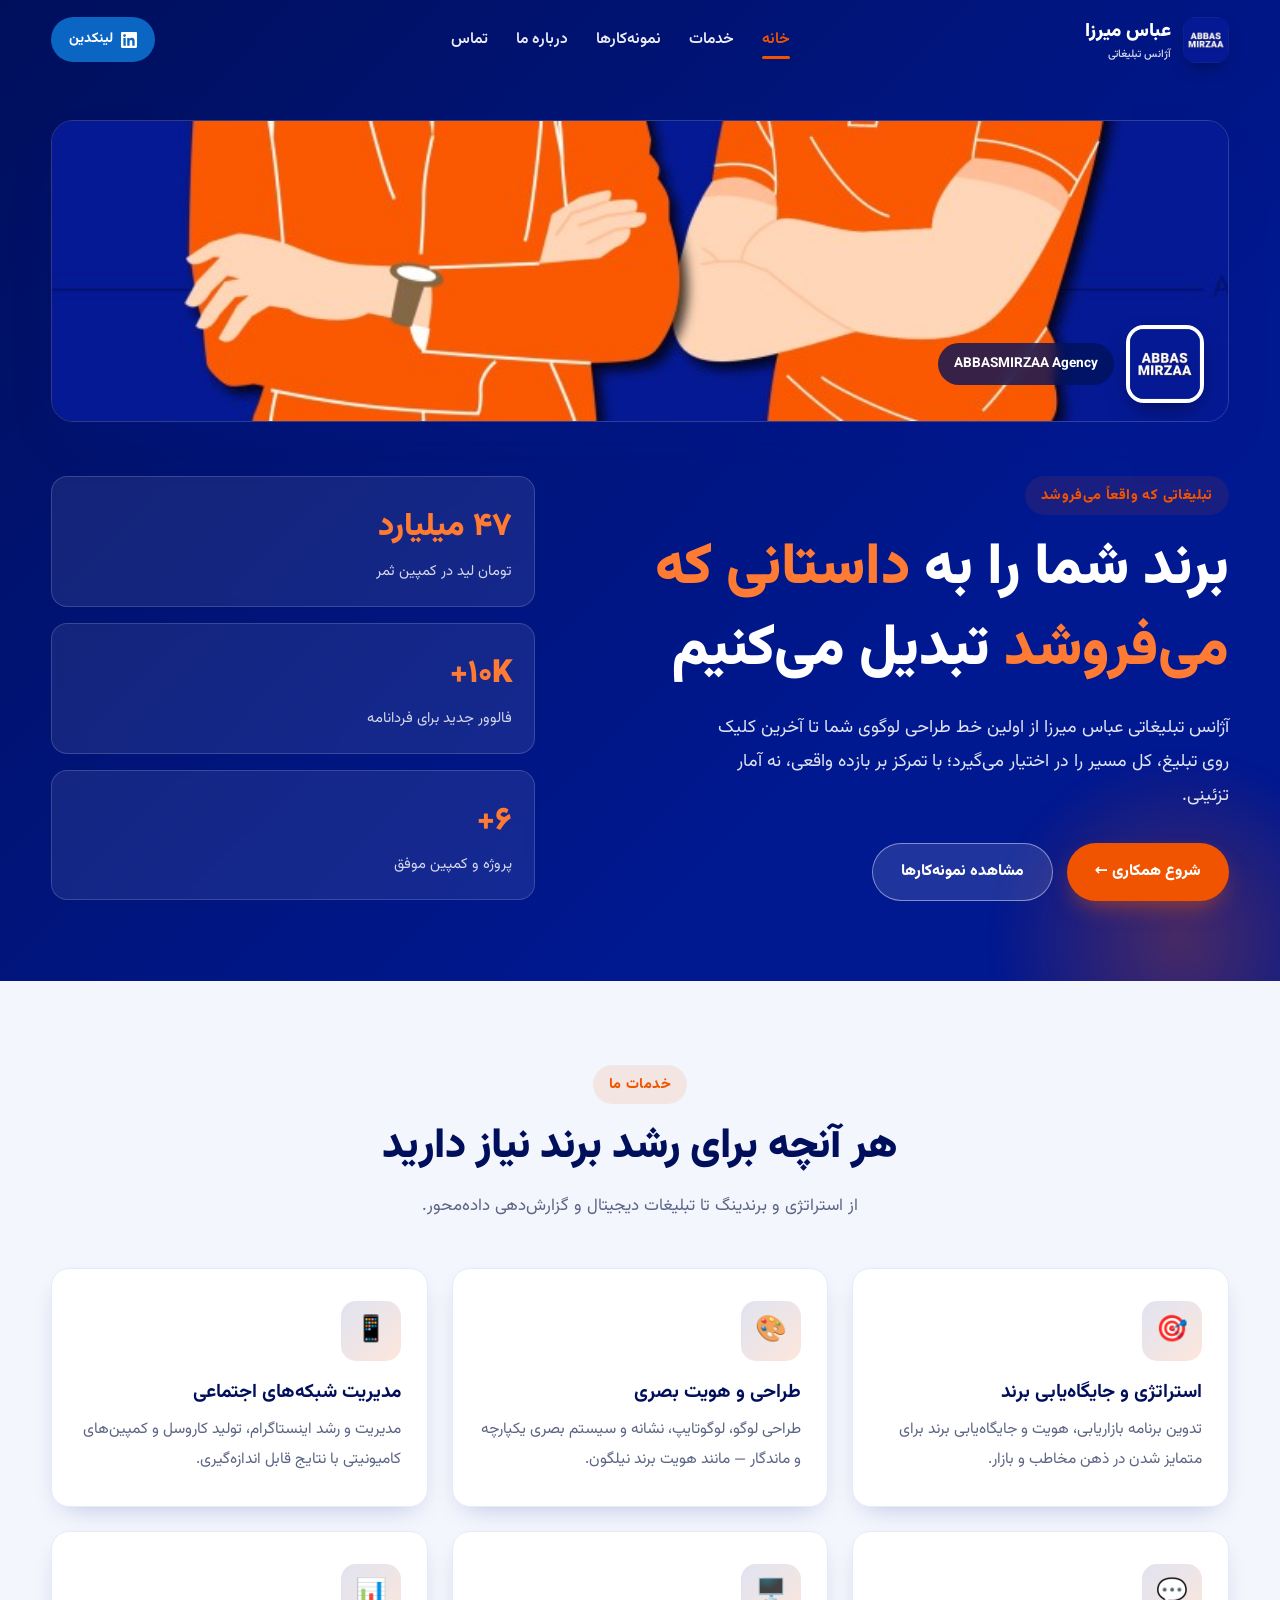
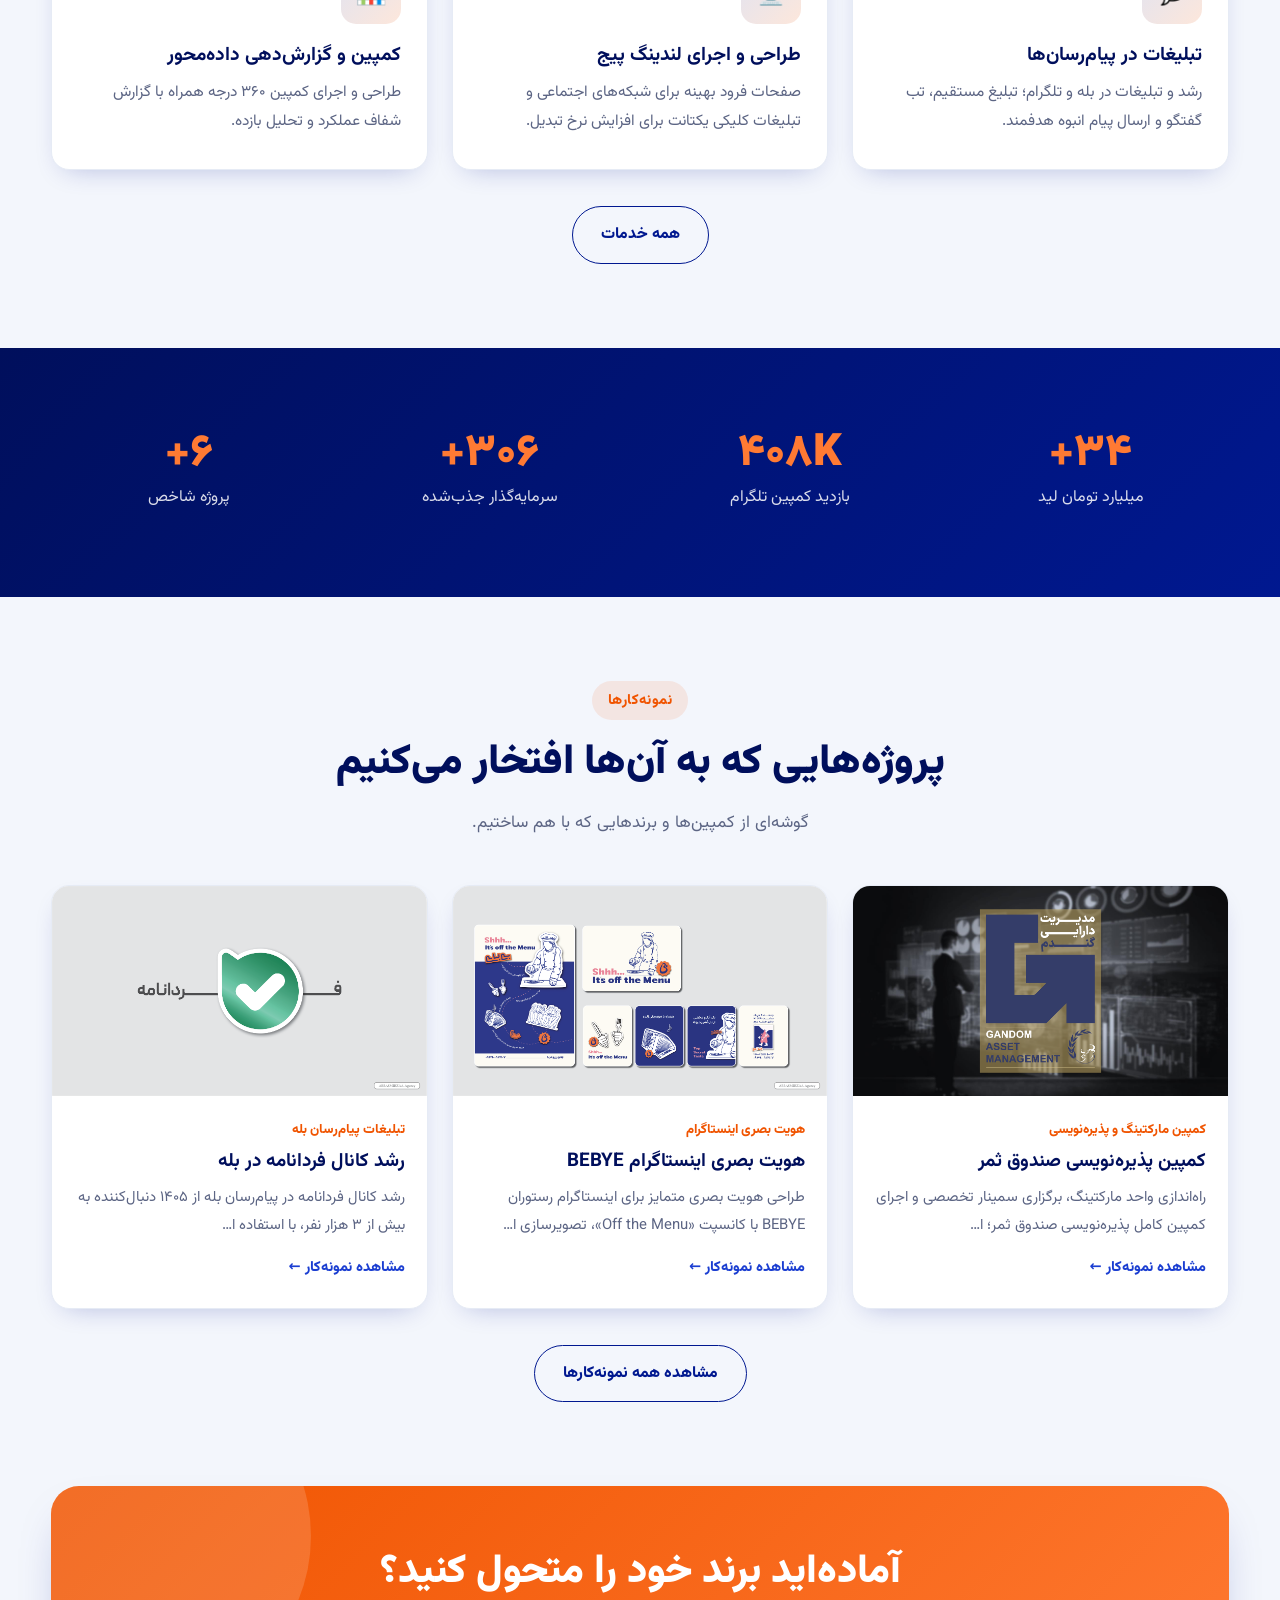
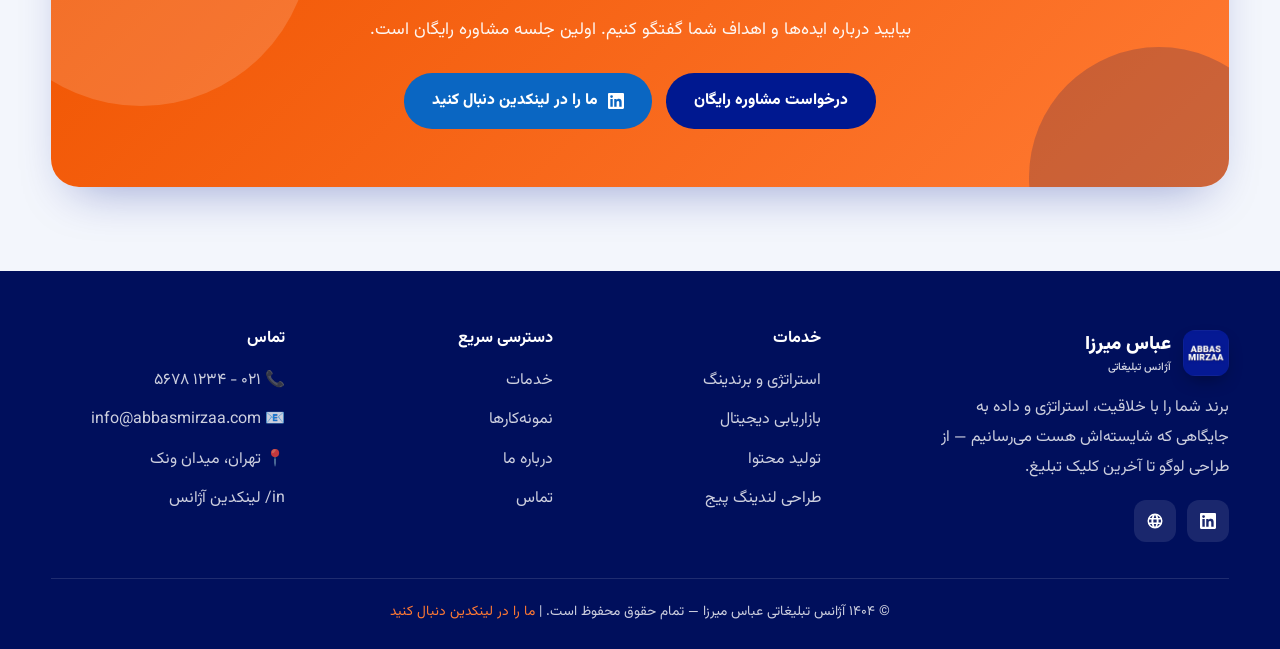
<file: index.html>
<!DOCTYPE html>
<html lang="fa" dir="rtl">
<head>
<meta charset="UTF-8">
<meta name="viewport" content="width=device-width, initial-scale=1.0">
<title>آژانس تبلیغاتی عباس میرزا | تبلیغاتی که واقعاً می‌فروشد</title>
<meta name="description" content="آژانس تبلیغاتی عباس میرزا؛ برندینگ، بازاریابی دیجیتال، تولید محتوا و کمپین‌های داده‌محور برای رشد واقعی کسب‌وکار شما.">
<link rel="icon" href="assets/brand/logo.png">
<link rel="preconnect" href="https://fonts.googleapis.com">
<link rel="preconnect" href="https://fonts.gstatic.com" crossorigin>
<link href="https://fonts.googleapis.com/css2?family=Vazirmatn:wght@300;400;500;600;700;800;900&display=swap" rel="stylesheet">
<link rel="stylesheet" href="assets/style.css">
</head>
<body>
<header id="header">
  <div class="container nav">
    <a href="index.html" class="logo">
      <img src="assets/brand/logo.png" alt="آژانس تبلیغاتی عباس میرزا">
      <span>عباس میرزا<small>آژانس تبلیغاتی</small></span>
    </a>
    <ul class="menu" id="menu"><li><a href="index.html" class="active">خانه</a></li><li><a href="services.html">خدمات</a></li><li><a href="portfolio.html">نمونه‌کارها</a></li><li><a href="about.html">درباره ما</a></li><li><a href="contact.html">تماس</a></li></ul>
    <div class="nav-cta">
      <a class="li-btn" href="https://www.linkedin.com/company/abbasmirzaa-agency/" target="_blank" rel="noopener"><svg width="16" height="16" viewBox="0 0 24 24" fill="currentColor"><path d="M20.45 20.45h-3.56v-5.57c0-1.33-.02-3.04-1.85-3.04-1.85 0-2.13 1.45-2.13 2.94v5.67H9.35V9h3.42v1.56h.05c.48-.9 1.64-1.85 3.37-1.85 3.6 0 4.27 2.37 4.27 5.46v6.28zM5.34 7.43a2.06 2.06 0 1 1 0-4.13 2.06 2.06 0 0 1 0 4.13zM7.12 20.45H3.55V9h3.57v11.45zM22.22 0H1.77C.79 0 0 .77 0 1.73v20.54C0 23.22.79 24 1.77 24h20.45c.98 0 1.78-.78 1.78-1.73V1.73C24 .77 23.2 0 22.22 0z"/></svg><span>لینکدین</span></a>
      <button class="burger" id="burger" aria-label="منو"><span></span><span></span><span></span></button>
    </div>
  </div>
</header>
<section class="hero" id="home">
  <div class="container">
    <div class="banner-card reveal">
      <img class="cover" src="assets/brand/linkedin_banner.jpg" alt="بنر آژانس عباس میرزا">
      <div class="badge"><img src="assets/brand/logo.png" alt="لوگو عباس میرزا"><span>ABBASMIRZAA Agency</span></div>
    </div>
    <div class="hero-grid">
      <div>
        <span class="eyebrow">تبلیغاتی که واقعاً می‌فروشد</span>
        <h1>برند شما را به <span class="hl">داستانی که می‌فروشد</span> تبدیل می‌کنیم</h1>
        <p class="sub">آژانس تبلیغاتی عباس میرزا از اولین خط طراحی لوگوی شما تا آخرین کلیک روی تبلیغ، کل مسیر را در اختیار می‌گیرد؛ با تمرکز بر بازده واقعی، نه آمار تزئینی.</p>
        <div class="hero-actions">
          <a href="contact.html" class="btn btn-primary">شروع همکاری ←</a>
          <a href="portfolio.html" class="btn btn-ghost">مشاهده نمونه‌کارها</a>
        </div>
      </div>
      <div class="hero-side">
        <div class="hstat reveal"><div class="n"><span data-count="47" data-suffix=" میلیارد">۰</span></div><div class="l">تومان لید در کمپین ثمر</div></div>
        <div class="hstat reveal"><div class="n"><span data-count="10" data-suffix="K+">۰</span></div><div class="l">فالوور جدید برای فردانامه</div></div>
        <div class="hstat reveal"><div class="n"><span data-count="6" data-suffix="+">۰</span></div><div class="l">پروژه و کمپین موفق</div></div>
      </div>
    </div>
  </div>
</section>

<section>
  <div class="container">
    <div class="center reveal"><span class="eyebrow">خدمات ما</span>
      <h2 class="title">هر آنچه برای رشد برند نیاز دارید</h2>
      <p class="lead">از استراتژی و برندینگ تا تبلیغات دیجیتال و گزارش‌دهی داده‌محور.</p></div>
    <div class="grid g3" style="margin-top:46px"><div class="card reveal"><div class="ico">🎯</div><h3>استراتژی و جایگاه‌یابی برند</h3><p>تدوین برنامه بازاریابی، هویت و جایگاه‌یابی برند برای متمایز شدن در ذهن مخاطب و بازار.</p></div><div class="card reveal"><div class="ico">🎨</div><h3>طراحی و هویت بصری</h3><p>طراحی لوگو، لوگوتایپ، نشانه و سیستم بصری یکپارچه و ماندگار — مانند هویت برند نیلگون.</p></div><div class="card reveal"><div class="ico">📱</div><h3>مدیریت شبکه‌های اجتماعی</h3><p>مدیریت و رشد اینستاگرام، تولید کاروسل و کمپین‌های کامیونیتی با نتایج قابل اندازه‌گیری.</p></div><div class="card reveal"><div class="ico">💬</div><h3>تبلیغات در پیام‌رسان‌ها</h3><p>رشد و تبلیغات در بله و تلگرام؛ تبلیغ مستقیم، تب گفتگو و ارسال پیام انبوه هدفمند.</p></div><div class="card reveal"><div class="ico">🖥️</div><h3>طراحی و اجرای لندینگ پیج</h3><p>صفحات فرود بهینه برای شبکه‌های اجتماعی و تبلیغات کلیکی یکتانت برای افزایش نرخ تبدیل.</p></div><div class="card reveal"><div class="ico">📊</div><h3>کمپین و گزارش‌دهی داده‌محور</h3><p>طراحی و اجرای کمپین ۳۶۰ درجه همراه با گزارش شفاف عملکرد و تحلیل بازده.</p></div></div>
    <div class="center" style="margin-top:36px"><a href="services.html" class="btn btn-outline">همه خدمات</a></div>
  </div>
</section>

<section class="band">
  <div class="container grid g4 center">
    <div class="stat reveal"><div class="n"><span data-count="47" data-suffix="+">۰</span></div><div class="l">میلیارد تومان لید</div></div>
    <div class="stat reveal"><div class="n"><span data-count="627" data-suffix="K">۰</span></div><div class="l">بازدید کمپین تلگرام</div></div>
    <div class="stat reveal"><div class="n"><span data-count="481" data-suffix="+">۰</span></div><div class="l">سرمایه‌گذار جذب‌شده</div></div>
    <div class="stat reveal"><div class="n"><span data-count="6" data-suffix="+">۰</span></div><div class="l">پروژه شاخص</div></div>
  </div>
</section>

<section>
  <div class="container">
    <div class="center reveal"><span class="eyebrow">نمونه‌کارها</span>
      <h2 class="title">پروژه‌هایی که به آن‌ها افتخار می‌کنیم</h2>
      <p class="lead">گوشه‌ای از کمپین‌ها و برندهایی که با هم ساختیم.</p></div>
    <div class="grid g3" style="margin-top:46px"><a class="work reveal" href="case-samar.html">
      <div class="thumb"><img src="assets/cases/samar_01.png" alt="کمپین پذیره‌نویسی صندوق ثمر" loading="lazy"></div>
      <div class="body"><div class="cat">کمپین مارکتینگ و پذیره‌نویسی</div><h3>کمپین پذیره‌نویسی صندوق ثمر</h3>
      <p>راه‌اندازی واحد مارکتینگ، برگزاری سمینار تخصصی و اجرای کمپین کامل پذیره‌نویسی صندوق ثمر؛ ا…</p><span class="more">مشاهده نمونه‌کار ←</span></div></a><a class="work reveal" href="case-bebye.html">
      <div class="thumb"><img src="assets/cases/bebye_01.png" alt="هویت بصری اینستاگرام BEBYE" loading="lazy"></div>
      <div class="body"><div class="cat">هویت بصری اینستاگرام</div><h3>هویت بصری اینستاگرام BEBYE</h3>
      <p>طراحی هویت بصری متمایز برای اینستاگرام رستوران BEBYE با کانسپت «Off the Menu»، تصویرسازی ا…</p><span class="more">مشاهده نمونه‌کار ←</span></div></a><a class="work reveal" href="case-bale.html">
      <div class="thumb"><img src="assets/cases/bale_01.png" alt="رشد کانال فردانامه در بله" loading="lazy"></div>
      <div class="body"><div class="cat">تبلیغات پیام‌رسان بله</div><h3>رشد کانال فردانامه در بله</h3>
      <p>رشد کانال فردانامه در پیام‌رسان بله از ۱۴۰۵ دنبال‌کننده به بیش از ۳ هزار نفر، با استفاده ا…</p><span class="more">مشاهده نمونه‌کار ←</span></div></a></div>
    <div class="center" style="margin-top:36px"><a href="portfolio.html" class="btn btn-outline">مشاهده همه نمونه‌کارها</a></div>
  </div>
</section>

<section style="padding-top:0">
  <div class="container">
    <div class="cta reveal">
      <h2>آماده‌اید برند خود را متحول کنید؟</h2>
      <p>بیایید درباره ایده‌ها و اهداف شما گفتگو کنیم. اولین جلسه مشاوره رایگان است.</p>
      <div class="cta-actions">
        <a href="contact.html" class="btn btn-blue">درخواست مشاوره رایگان</a>
        <a class="btn" style="background:#0a66c2;color:#fff" href="https://www.linkedin.com/company/abbasmirzaa-agency/" target="_blank" rel="noopener"><svg width="16" height="16" viewBox="0 0 24 24" fill="currentColor"><path d="M20.45 20.45h-3.56v-5.57c0-1.33-.02-3.04-1.85-3.04-1.85 0-2.13 1.45-2.13 2.94v5.67H9.35V9h3.42v1.56h.05c.48-.9 1.64-1.85 3.37-1.85 3.6 0 4.27 2.37 4.27 5.46v6.28zM5.34 7.43a2.06 2.06 0 1 1 0-4.13 2.06 2.06 0 0 1 0 4.13zM7.12 20.45H3.55V9h3.57v11.45zM22.22 0H1.77C.79 0 0 .77 0 1.73v20.54C0 23.22.79 24 1.77 24h20.45c.98 0 1.78-.78 1.78-1.73V1.73C24 .77 23.2 0 22.22 0z"/></svg> ما را در لینکدین دنبال کنید</a>
      </div>
    </div>
  </div>
</section>
<footer>
  <div class="container">
    <div class="foot-grid">
      <div>
        <a href="index.html" class="logo"><img src="assets/brand/logo.png" alt="عباس میرزا"><span>عباس میرزا<small>آژانس تبلیغاتی</small></span></a>
        <p style="max-width:300px">برند شما را با خلاقیت، استراتژی و داده به جایگاهی که شایسته‌اش هست می‌رسانیم — از طراحی لوگو تا آخرین کلیک تبلیغ.</p>
        <div class="socials">
          <a class="li" href="https://www.linkedin.com/company/abbasmirzaa-agency/" target="_blank" rel="noopener" aria-label="LinkedIn"><svg width="16" height="16" viewBox="0 0 24 24" fill="currentColor"><path d="M20.45 20.45h-3.56v-5.57c0-1.33-.02-3.04-1.85-3.04-1.85 0-2.13 1.45-2.13 2.94v5.67H9.35V9h3.42v1.56h.05c.48-.9 1.64-1.85 3.37-1.85 3.6 0 4.27 2.37 4.27 5.46v6.28zM5.34 7.43a2.06 2.06 0 1 1 0-4.13 2.06 2.06 0 0 1 0 4.13zM7.12 20.45H3.55V9h3.57v11.45zM22.22 0H1.77C.79 0 0 .77 0 1.73v20.54C0 23.22.79 24 1.77 24h20.45c.98 0 1.78-.78 1.78-1.73V1.73C24 .77 23.2 0 22.22 0z"/></svg></a>
          <a href="https://www.abbasmirzaa.com" target="_blank" rel="noopener" aria-label="Website">
            <svg width="18" height="18" viewBox="0 0 24 24" fill="currentColor"><path d="M12 2a10 10 0 1 0 0 20 10 10 0 0 0 0-20zm6.9 6h-2.6a15.6 15.6 0 0 0-1.2-3.3A8 8 0 0 1 18.9 8zM12 4c.7 1 1.3 2.3 1.7 4h-3.4C10.7 6.3 11.3 5 12 4zM4.3 14a8 8 0 0 1 0-4h3a18 18 0 0 0 0 4zm.8 2h2.6c.3 1.2.7 2.3 1.2 3.3A8 8 0 0 1 5.1 16zm2.6-8H5.1a8 8 0 0 1 3.8-3.3C8.4 5.7 8 6.8 7.7 8zM12 20c-.7-1-1.3-2.3-1.7-4h3.4c-.4 1.7-1 3-1.7 4zm2.1-6H9.9a16 16 0 0 1 0-4h4.2a16 16 0 0 1 0 4zm.6 5.3c.5-1 .9-2.1 1.2-3.3h2.6a8 8 0 0 1-3.8 3.3zM16.7 14a18 18 0 0 0 0-4h3a8 8 0 0 1 0 4z"/></svg>
          </a>
        </div>
      </div>
      <div><h5>خدمات</h5><ul><li><a href="services.html">استراتژی و برندینگ</a></li>
<li><a href="services.html">بازاریابی دیجیتال</a></li>
<li><a href="services.html">تولید محتوا</a></li>
<li><a href="services.html">طراحی لندینگ پیج</a></li></ul></div>
      <div><h5>دسترسی سریع</h5><ul><li><a href="services.html">خدمات</a></li>
<li><a href="portfolio.html">نمونه‌کارها</a></li>
<li><a href="about.html">درباره ما</a></li>
<li><a href="contact.html">تماس</a></li></ul></div>
      <div><h5>تماس</h5><ul>
        <li>📞 <a href="tel:02112345678">۰۲۱ - ۱۲۳۴ ۵۶۷۸</a></li>
        <li>📧 <a href="mailto:info@abbasmirzaa.com">info@abbasmirzaa.com</a></li>
        <li>📍 تهران، میدان ونک</li>
        <li><a href="https://www.linkedin.com/company/abbasmirzaa-agency/" target="_blank" rel="noopener">in/ لینکدین آژانس</a></li>
      </ul></div>
    </div>
    <div class="foot-bottom">© ۱۴۰۴ آژانس تبلیغاتی عباس میرزا — تمام حقوق محفوظ است. | <a href="https://www.linkedin.com/company/abbasmirzaa-agency/" target="_blank" rel="noopener">ما را در لینکدین دنبال کنید</a></div>
  </div>
</footer>
<script src="assets/main.js"></script>
</body>
</html>
</file>
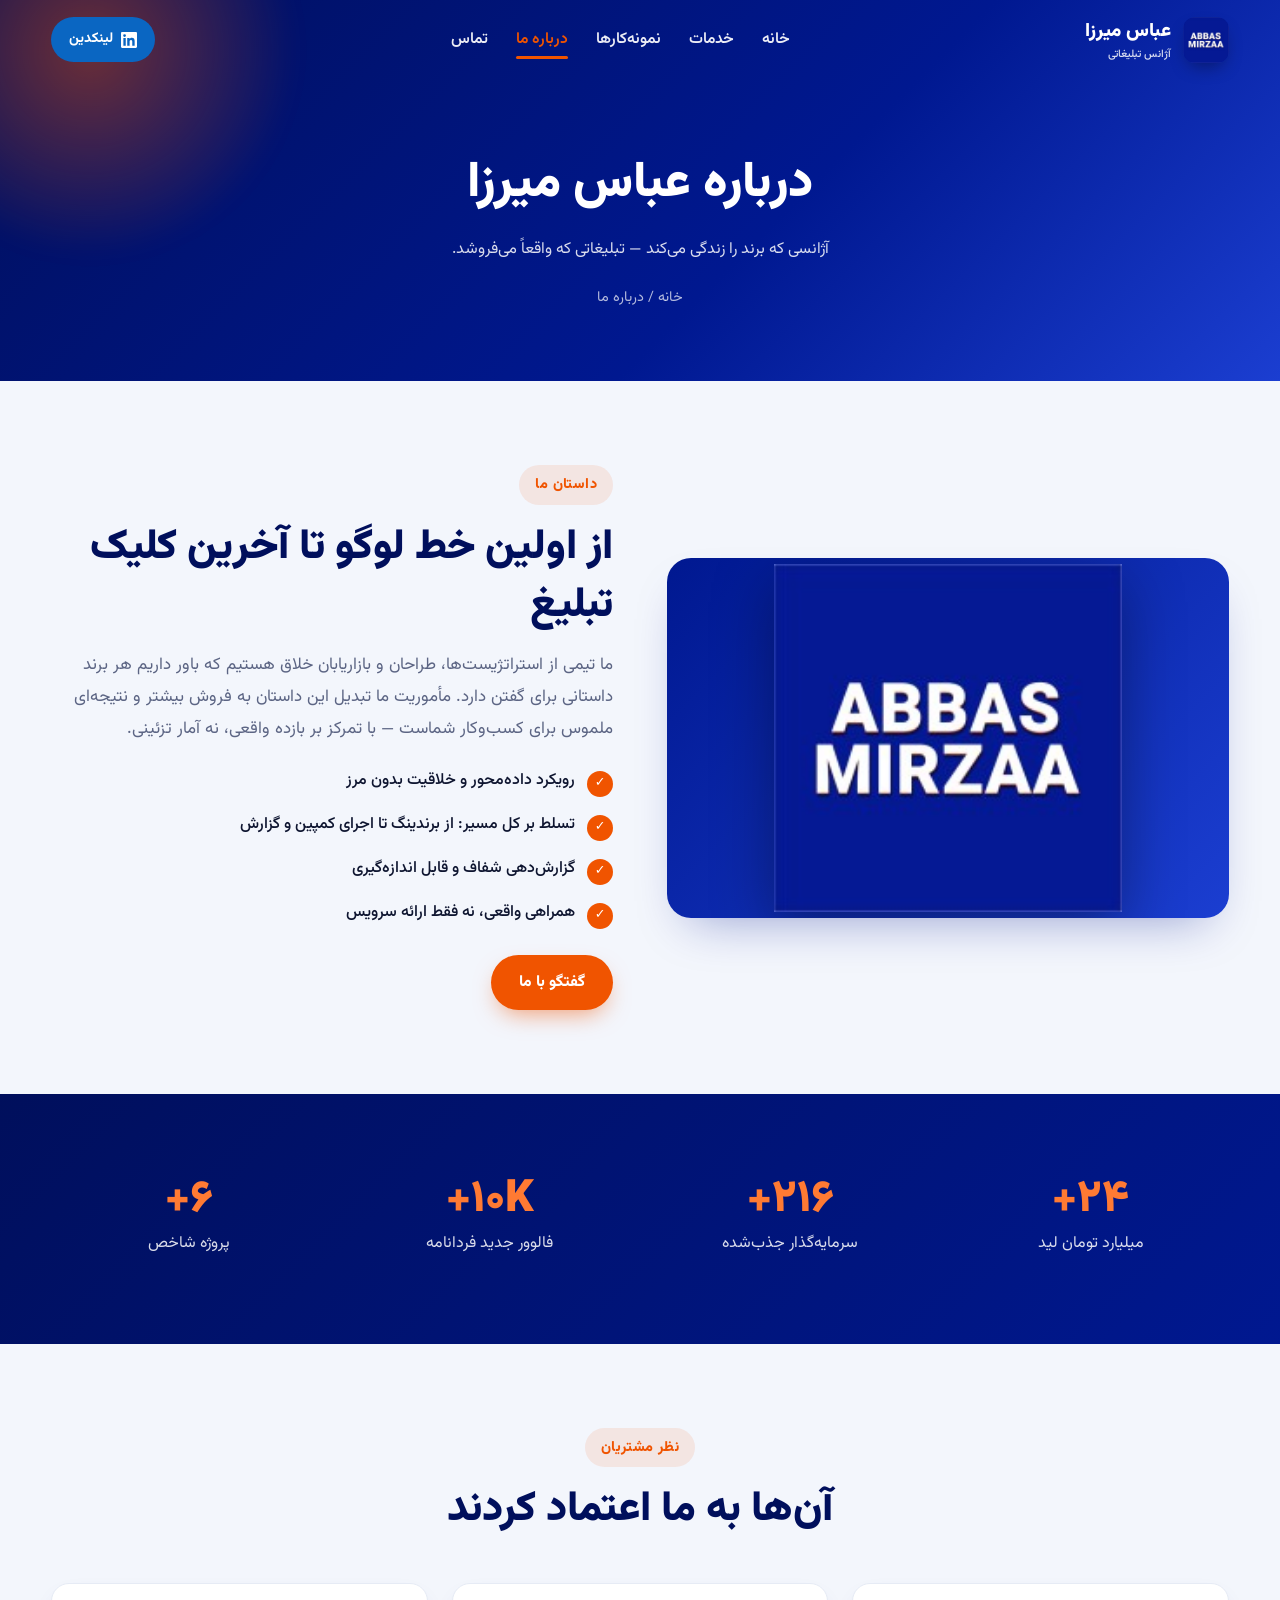
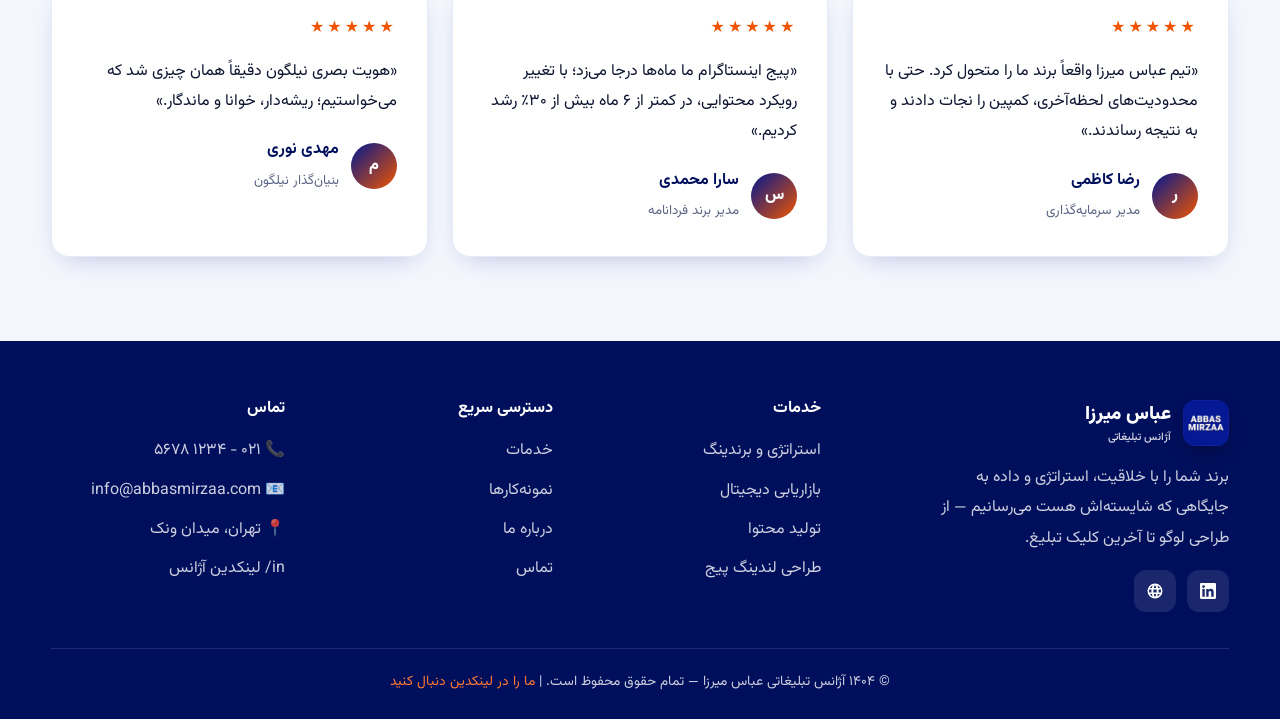
<file: about.html>
<!DOCTYPE html>
<html lang="fa" dir="rtl">
<head>
<meta charset="UTF-8">
<meta name="viewport" content="width=device-width, initial-scale=1.0">
<title>درباره ما | آژانس تبلیغاتی عباس میرزا</title>
<meta name="description" content="درباره آژانس تبلیغاتی عباس میرزا؛ تیمی خلاق و داده‌محور که کل مسیر برند شما را از طراحی تا اجرای کمپین در اختیار می‌گیرد.">
<link rel="icon" href="assets/brand/logo.png">
<link rel="preconnect" href="https://fonts.googleapis.com">
<link rel="preconnect" href="https://fonts.gstatic.com" crossorigin>
<link href="https://fonts.googleapis.com/css2?family=Vazirmatn:wght@300;400;500;600;700;800;900&display=swap" rel="stylesheet">
<link rel="stylesheet" href="assets/style.css">
</head>
<body>
<header id="header">
  <div class="container nav">
    <a href="index.html" class="logo">
      <img src="assets/brand/logo.png" alt="آژانس تبلیغاتی عباس میرزا">
      <span>عباس میرزا<small>آژانس تبلیغاتی</small></span>
    </a>
    <ul class="menu" id="menu"><li><a href="index.html">خانه</a></li><li><a href="services.html">خدمات</a></li><li><a href="portfolio.html">نمونه‌کارها</a></li><li><a href="about.html" class="active">درباره ما</a></li><li><a href="contact.html">تماس</a></li></ul>
    <div class="nav-cta">
      <a class="li-btn" href="https://www.linkedin.com/company/abbasmirzaa-agency/" target="_blank" rel="noopener"><svg width="16" height="16" viewBox="0 0 24 24" fill="currentColor"><path d="M20.45 20.45h-3.56v-5.57c0-1.33-.02-3.04-1.85-3.04-1.85 0-2.13 1.45-2.13 2.94v5.67H9.35V9h3.42v1.56h.05c.48-.9 1.64-1.85 3.37-1.85 3.6 0 4.27 2.37 4.27 5.46v6.28zM5.34 7.43a2.06 2.06 0 1 1 0-4.13 2.06 2.06 0 0 1 0 4.13zM7.12 20.45H3.55V9h3.57v11.45zM22.22 0H1.77C.79 0 0 .77 0 1.73v20.54C0 23.22.79 24 1.77 24h20.45c.98 0 1.78-.78 1.78-1.73V1.73C24 .77 23.2 0 22.22 0z"/></svg><span>لینکدین</span></a>
      <button class="burger" id="burger" aria-label="منو"><span></span><span></span><span></span></button>
    </div>
  </div>
</header>
<section class="page-hero">
  <h1>درباره عباس میرزا</h1>
  <p>آژانسی که برند را زندگی می‌کند — تبلیغاتی که واقعاً می‌فروشد.</p>
  <div class="crumb"><a href="index.html">خانه</a> / درباره ما</div>
</section>
<section>
  <div class="container about-cols" style="display:grid;grid-template-columns:1fr 1fr;gap:54px;align-items:center">
    <div class="about-visual reveal"><img src="assets/brand/logo.png" alt="لوگو عباس میرزا"></div>
    <div class="reveal">
      <span class="eyebrow">داستان ما</span>
      <h2 class="title">از اولین خط لوگو تا آخرین کلیک تبلیغ</h2>
      <p class="lead" style="margin-bottom:6px">ما تیمی از استراتژیست‌ها، طراحان و بازاریابان خلاق هستیم که باور داریم هر برند داستانی برای گفتن دارد. مأموریت ما تبدیل این داستان به فروش بیشتر و نتیجه‌ای ملموس برای کسب‌وکار شماست — با تمرکز بر بازده واقعی، نه آمار تزئینی.</p>
      <ul class="check-list">
        <li><span class="tick">✓</span> رویکرد داده‌محور و خلاقیت بدون مرز</li>
        <li><span class="tick">✓</span> تسلط بر کل مسیر: از برندینگ تا اجرای کمپین و گزارش</li>
        <li><span class="tick">✓</span> گزارش‌دهی شفاف و قابل اندازه‌گیری</li>
        <li><span class="tick">✓</span> همراهی واقعی، نه فقط ارائه سرویس</li>
      </ul>
      <a href="contact.html" class="btn btn-primary" style="margin-top:26px">گفتگو با ما</a>
    </div>
  </div>
</section>
<section class="band">
  <div class="container grid g4 center">
    <div class="stat reveal"><div class="n"><span data-count="47" data-suffix="+">۰</span></div><div class="l">میلیارد تومان لید</div></div>
    <div class="stat reveal"><div class="n"><span data-count="481" data-suffix="+">۰</span></div><div class="l">سرمایه‌گذار جذب‌شده</div></div>
    <div class="stat reveal"><div class="n"><span data-count="10" data-suffix="K+">۰</span></div><div class="l">فالوور جدید فردانامه</div></div>
    <div class="stat reveal"><div class="n"><span data-count="6" data-suffix="+">۰</span></div><div class="l">پروژه شاخص</div></div>
  </div>
</section>
<section>
  <div class="container">
    <div class="center reveal"><span class="eyebrow">نظر مشتریان</span><h2 class="title">آن‌ها به ما اعتماد کردند</h2></div>
    <div class="grid g3" style="margin-top:44px">
      <div class="quote reveal"><div class="stars">★★★★★</div><p>«تیم عباس میرزا واقعاً برند ما را متحول کرد. حتی با محدودیت‌های لحظه‌آخری، کمپین را نجات دادند و به نتیجه رساندند.»</p><div class="who"><span class="ava">ر</span><div><b>رضا کاظمی</b><small>مدیر سرمایه‌گذاری</small></div></div></div>
      <div class="quote reveal"><div class="stars">★★★★★</div><p>«پیج اینستاگرام ما ماه‌ها درجا می‌زد؛ با تغییر رویکرد محتوایی، در کمتر از ۶ ماه بیش از ۳۰٪ رشد کردیم.»</p><div class="who"><span class="ava">س</span><div><b>سارا محمدی</b><small>مدیر برند فردانامه</small></div></div></div>
      <div class="quote reveal"><div class="stars">★★★★★</div><p>«هویت بصری نیلگون دقیقاً همان چیزی شد که می‌خواستیم؛ ریشه‌دار، خوانا و ماندگار.»</p><div class="who"><span class="ava">م</span><div><b>مهدی نوری</b><small>بنیان‌گذار نیلگون</small></div></div></div>
    </div>
  </div>
</section>
<footer>
  <div class="container">
    <div class="foot-grid">
      <div>
        <a href="index.html" class="logo"><img src="assets/brand/logo.png" alt="عباس میرزا"><span>عباس میرزا<small>آژانس تبلیغاتی</small></span></a>
        <p style="max-width:300px">برند شما را با خلاقیت، استراتژی و داده به جایگاهی که شایسته‌اش هست می‌رسانیم — از طراحی لوگو تا آخرین کلیک تبلیغ.</p>
        <div class="socials">
          <a class="li" href="https://www.linkedin.com/company/abbasmirzaa-agency/" target="_blank" rel="noopener" aria-label="LinkedIn"><svg width="16" height="16" viewBox="0 0 24 24" fill="currentColor"><path d="M20.45 20.45h-3.56v-5.57c0-1.33-.02-3.04-1.85-3.04-1.85 0-2.13 1.45-2.13 2.94v5.67H9.35V9h3.42v1.56h.05c.48-.9 1.64-1.85 3.37-1.85 3.6 0 4.27 2.37 4.27 5.46v6.28zM5.34 7.43a2.06 2.06 0 1 1 0-4.13 2.06 2.06 0 0 1 0 4.13zM7.12 20.45H3.55V9h3.57v11.45zM22.22 0H1.77C.79 0 0 .77 0 1.73v20.54C0 23.22.79 24 1.77 24h20.45c.98 0 1.78-.78 1.78-1.73V1.73C24 .77 23.2 0 22.22 0z"/></svg></a>
          <a href="https://www.abbasmirzaa.com" target="_blank" rel="noopener" aria-label="Website">
            <svg width="18" height="18" viewBox="0 0 24 24" fill="currentColor"><path d="M12 2a10 10 0 1 0 0 20 10 10 0 0 0 0-20zm6.9 6h-2.6a15.6 15.6 0 0 0-1.2-3.3A8 8 0 0 1 18.9 8zM12 4c.7 1 1.3 2.3 1.7 4h-3.4C10.7 6.3 11.3 5 12 4zM4.3 14a8 8 0 0 1 0-4h3a18 18 0 0 0 0 4zm.8 2h2.6c.3 1.2.7 2.3 1.2 3.3A8 8 0 0 1 5.1 16zm2.6-8H5.1a8 8 0 0 1 3.8-3.3C8.4 5.7 8 6.8 7.7 8zM12 20c-.7-1-1.3-2.3-1.7-4h3.4c-.4 1.7-1 3-1.7 4zm2.1-6H9.9a16 16 0 0 1 0-4h4.2a16 16 0 0 1 0 4zm.6 5.3c.5-1 .9-2.1 1.2-3.3h2.6a8 8 0 0 1-3.8 3.3zM16.7 14a18 18 0 0 0 0-4h3a8 8 0 0 1 0 4z"/></svg>
          </a>
        </div>
      </div>
      <div><h5>خدمات</h5><ul><li><a href="services.html">استراتژی و برندینگ</a></li>
<li><a href="services.html">بازاریابی دیجیتال</a></li>
<li><a href="services.html">تولید محتوا</a></li>
<li><a href="services.html">طراحی لندینگ پیج</a></li></ul></div>
      <div><h5>دسترسی سریع</h5><ul><li><a href="services.html">خدمات</a></li>
<li><a href="portfolio.html">نمونه‌کارها</a></li>
<li><a href="about.html">درباره ما</a></li>
<li><a href="contact.html">تماس</a></li></ul></div>
      <div><h5>تماس</h5><ul>
        <li>📞 <a href="tel:02112345678">۰۲۱ - ۱۲۳۴ ۵۶۷۸</a></li>
        <li>📧 <a href="mailto:info@abbasmirzaa.com">info@abbasmirzaa.com</a></li>
        <li>📍 تهران، میدان ونک</li>
        <li><a href="https://www.linkedin.com/company/abbasmirzaa-agency/" target="_blank" rel="noopener">in/ لینکدین آژانس</a></li>
      </ul></div>
    </div>
    <div class="foot-bottom">© ۱۴۰۴ آژانس تبلیغاتی عباس میرزا — تمام حقوق محفوظ است. | <a href="https://www.linkedin.com/company/abbasmirzaa-agency/" target="_blank" rel="noopener">ما را در لینکدین دنبال کنید</a></div>
  </div>
</footer>
<script src="assets/main.js"></script>
</body>
</html>
</file>
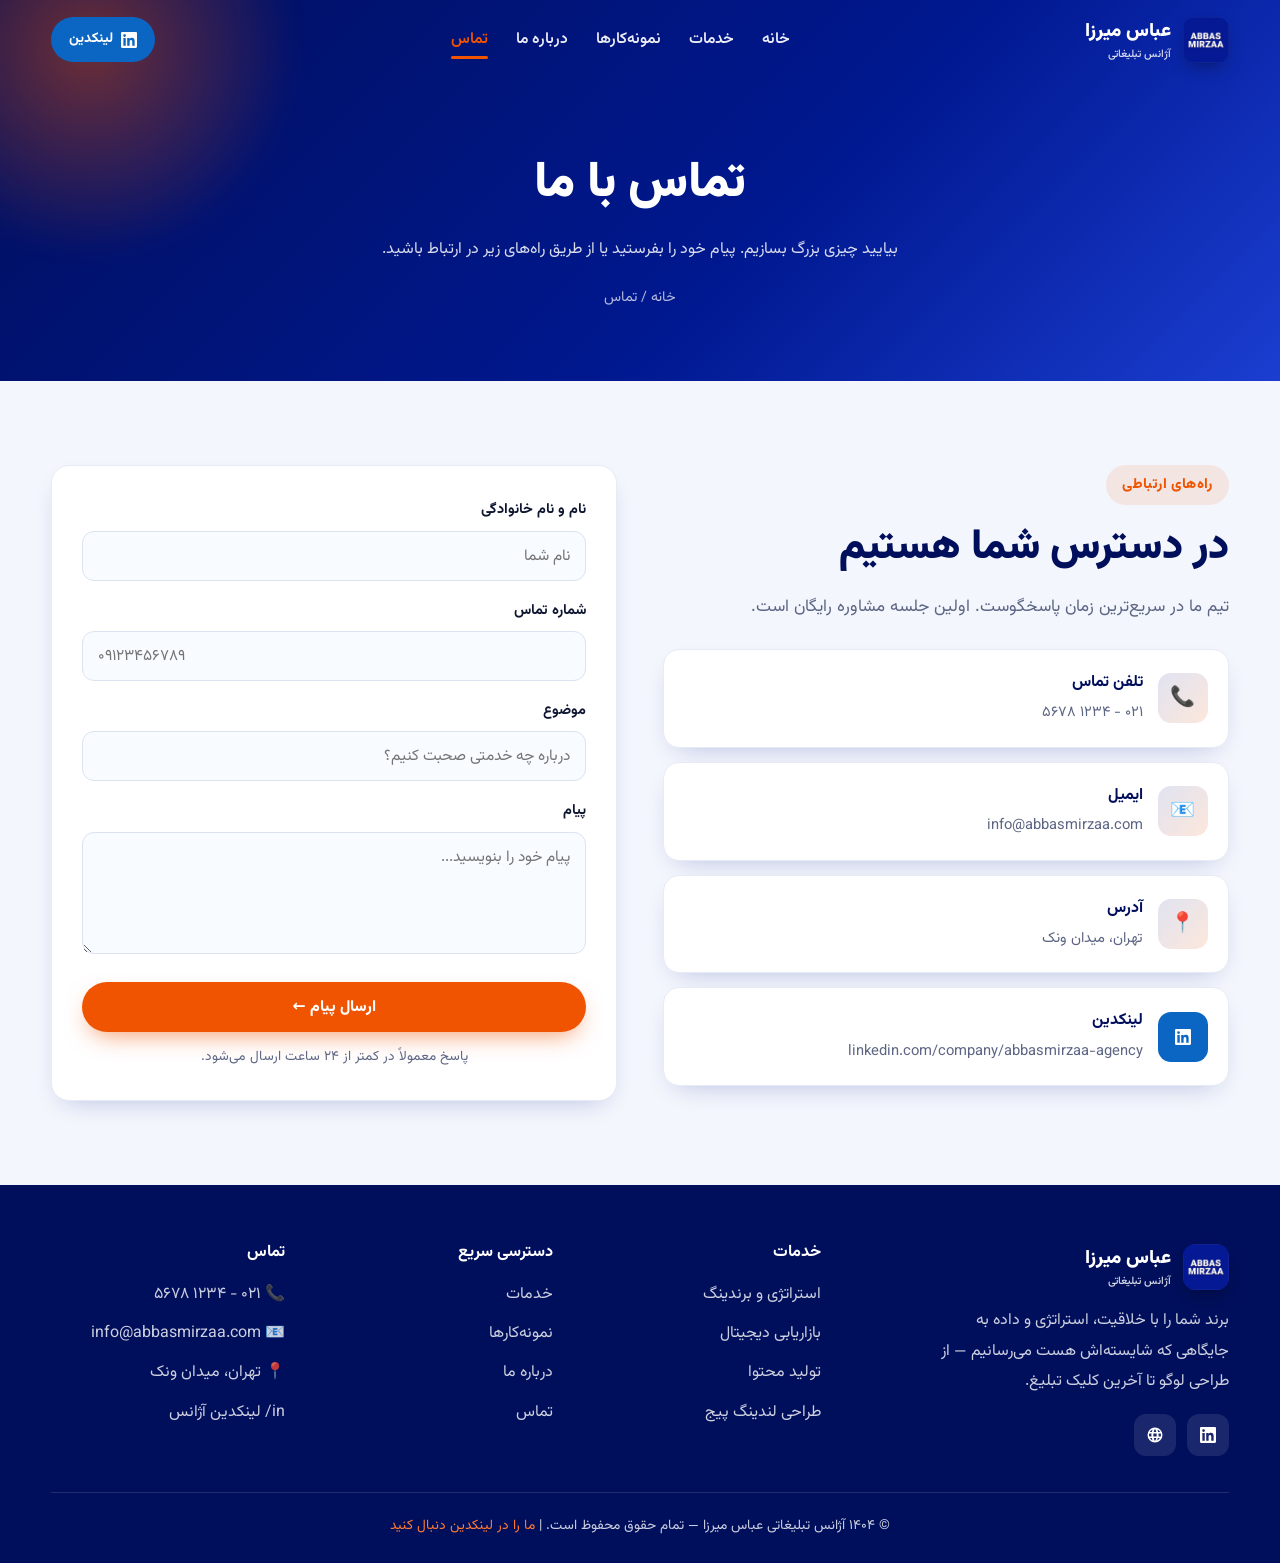
<file: contact.html>
<!DOCTYPE html>
<html lang="fa" dir="rtl">
<head>
<meta charset="UTF-8">
<meta name="viewport" content="width=device-width, initial-scale=1.0">
<title>تماس با ما | آژانس تبلیغاتی عباس میرزا</title>
<meta name="description" content="با آژانس تبلیغاتی عباس میرزا در تماس باشید — ایمیل، وب‌سایت و لینکدین. اولین جلسه مشاوره رایگان است.">
<link rel="icon" href="assets/brand/logo.png">
<link rel="preconnect" href="https://fonts.googleapis.com">
<link rel="preconnect" href="https://fonts.gstatic.com" crossorigin>
<link href="https://fonts.googleapis.com/css2?family=Vazirmatn:wght@300;400;500;600;700;800;900&display=swap" rel="stylesheet">
<link rel="stylesheet" href="assets/style.css">
</head>
<body>
<header id="header">
  <div class="container nav">
    <a href="index.html" class="logo">
      <img src="assets/brand/logo.png" alt="آژانس تبلیغاتی عباس میرزا">
      <span>عباس میرزا<small>آژانس تبلیغاتی</small></span>
    </a>
    <ul class="menu" id="menu"><li><a href="index.html">خانه</a></li><li><a href="services.html">خدمات</a></li><li><a href="portfolio.html">نمونه‌کارها</a></li><li><a href="about.html">درباره ما</a></li><li><a href="contact.html" class="active">تماس</a></li></ul>
    <div class="nav-cta">
      <a class="li-btn" href="https://www.linkedin.com/company/abbasmirzaa-agency/" target="_blank" rel="noopener"><svg width="16" height="16" viewBox="0 0 24 24" fill="currentColor"><path d="M20.45 20.45h-3.56v-5.57c0-1.33-.02-3.04-1.85-3.04-1.85 0-2.13 1.45-2.13 2.94v5.67H9.35V9h3.42v1.56h.05c.48-.9 1.64-1.85 3.37-1.85 3.6 0 4.27 2.37 4.27 5.46v6.28zM5.34 7.43a2.06 2.06 0 1 1 0-4.13 2.06 2.06 0 0 1 0 4.13zM7.12 20.45H3.55V9h3.57v11.45zM22.22 0H1.77C.79 0 0 .77 0 1.73v20.54C0 23.22.79 24 1.77 24h20.45c.98 0 1.78-.78 1.78-1.73V1.73C24 .77 23.2 0 22.22 0z"/></svg><span>لینکدین</span></a>
      <button class="burger" id="burger" aria-label="منو"><span></span><span></span><span></span></button>
    </div>
  </div>
</header>
<section class="page-hero">
  <h1>تماس با ما</h1>
  <p>بیایید چیزی بزرگ بسازیم. پیام خود را بفرستید یا از طریق راه‌های زیر در ارتباط باشید.</p>
  <div class="crumb"><a href="index.html">خانه</a> / تماس</div>
</section>
<section>
  <div class="container contact-grid">
    <div class="reveal">
      <span class="eyebrow">راه‌های ارتباطی</span>
      <h2 class="title">در دسترس شما هستیم</h2>
      <p class="lead" style="margin-bottom:26px">تیم ما در سریع‌ترین زمان پاسخگوست. اولین جلسه مشاوره رایگان است.</p>
      <a class="info-card" href="tel:02112345678"><div class="ic">📞</div><div><b>تلفن تماس</b><span>۰۲۱ - ۱۲۳۴ ۵۶۷۸</span></div></a>
      <a class="info-card" href="mailto:info@abbasmirzaa.com"><div class="ic">📧</div><div><b>ایمیل</b><span>info@abbasmirzaa.com</span></div></a>
      <div class="info-card"><div class="ic">📍</div><div><b>آدرس</b><span>تهران، میدان ونک</span></div></div>
      <a class="info-card" href="https://www.linkedin.com/company/abbasmirzaa-agency/" target="_blank" rel="noopener">
        <div class="ic" style="background:#0a66c2;color:#fff"><svg width="16" height="16" viewBox="0 0 24 24" fill="currentColor"><path d="M20.45 20.45h-3.56v-5.57c0-1.33-.02-3.04-1.85-3.04-1.85 0-2.13 1.45-2.13 2.94v5.67H9.35V9h3.42v1.56h.05c.48-.9 1.64-1.85 3.37-1.85 3.6 0 4.27 2.37 4.27 5.46v6.28zM5.34 7.43a2.06 2.06 0 1 1 0-4.13 2.06 2.06 0 0 1 0 4.13zM7.12 20.45H3.55V9h3.57v11.45zM22.22 0H1.77C.79 0 0 .77 0 1.73v20.54C0 23.22.79 24 1.77 24h20.45c.98 0 1.78-.78 1.78-1.73V1.73C24 .77 23.2 0 22.22 0z"/></svg></div>
        <div><b>لینکدین</b><span>linkedin.com/company/abbasmirzaa-agency</span></div>
      </a>
    </div>
    <form id="contactForm" onsubmit="return cmSubmit(event)">
      <div class="field"><label>نام و نام خانوادگی</label><input type="text" name="نام" required placeholder="نام شما"></div>
      <div class="field"><label>شماره تماس</label><input type="tel" name="تلفن" required placeholder="۰۹۱۲۳۴۵۶۷۸۹" pattern="[0-9۰-۹+ -](8,)"></div>
      <div class="field"><label>موضوع</label><input type="text" name="موضوع" placeholder="درباره چه خدمتی صحبت کنیم؟"></div>
      <div class="field"><label>پیام</label><textarea name="پیام" rows="4" required placeholder="پیام خود را بنویسید..."></textarea></div>
      <input type="hidden" name="_subject" value="پیام جدید از سایت عباس میرزا">
      <input type="hidden" name="_template" value="table">
      <button class="btn btn-primary" type="submit">ارسال پیام ←</button>
      <p class="form-note" id="formNote">پاسخ معمولاً در کمتر از ۲۴ ساعت ارسال می‌شود.</p>
    </form>
  </div>
</section>
<script>
function cmSubmit(e){
  e.preventDefault();
  var note=document.getElementById('formNote');
  note.textContent='✓ پیام شما با موفقیت ثبت شد. به‌زودی با شما تماس می‌گیریم!';
  note.style.color='#16a34a'; note.style.fontWeight='700';
  e.target.reset();
  return false;
}
</script>
<footer>
  <div class="container">
    <div class="foot-grid">
      <div>
        <a href="index.html" class="logo"><img src="assets/brand/logo.png" alt="عباس میرزا"><span>عباس میرزا<small>آژانس تبلیغاتی</small></span></a>
        <p style="max-width:300px">برند شما را با خلاقیت، استراتژی و داده به جایگاهی که شایسته‌اش هست می‌رسانیم — از طراحی لوگو تا آخرین کلیک تبلیغ.</p>
        <div class="socials">
          <a class="li" href="https://www.linkedin.com/company/abbasmirzaa-agency/" target="_blank" rel="noopener" aria-label="LinkedIn"><svg width="16" height="16" viewBox="0 0 24 24" fill="currentColor"><path d="M20.45 20.45h-3.56v-5.57c0-1.33-.02-3.04-1.85-3.04-1.85 0-2.13 1.45-2.13 2.94v5.67H9.35V9h3.42v1.56h.05c.48-.9 1.64-1.85 3.37-1.85 3.6 0 4.27 2.37 4.27 5.46v6.28zM5.34 7.43a2.06 2.06 0 1 1 0-4.13 2.06 2.06 0 0 1 0 4.13zM7.12 20.45H3.55V9h3.57v11.45zM22.22 0H1.77C.79 0 0 .77 0 1.73v20.54C0 23.22.79 24 1.77 24h20.45c.98 0 1.78-.78 1.78-1.73V1.73C24 .77 23.2 0 22.22 0z"/></svg></a>
          <a href="https://www.abbasmirzaa.com" target="_blank" rel="noopener" aria-label="Website">
            <svg width="18" height="18" viewBox="0 0 24 24" fill="currentColor"><path d="M12 2a10 10 0 1 0 0 20 10 10 0 0 0 0-20zm6.9 6h-2.6a15.6 15.6 0 0 0-1.2-3.3A8 8 0 0 1 18.9 8zM12 4c.7 1 1.3 2.3 1.7 4h-3.4C10.7 6.3 11.3 5 12 4zM4.3 14a8 8 0 0 1 0-4h3a18 18 0 0 0 0 4zm.8 2h2.6c.3 1.2.7 2.3 1.2 3.3A8 8 0 0 1 5.1 16zm2.6-8H5.1a8 8 0 0 1 3.8-3.3C8.4 5.7 8 6.8 7.7 8zM12 20c-.7-1-1.3-2.3-1.7-4h3.4c-.4 1.7-1 3-1.7 4zm2.1-6H9.9a16 16 0 0 1 0-4h4.2a16 16 0 0 1 0 4zm.6 5.3c.5-1 .9-2.1 1.2-3.3h2.6a8 8 0 0 1-3.8 3.3zM16.7 14a18 18 0 0 0 0-4h3a8 8 0 0 1 0 4z"/></svg>
          </a>
        </div>
      </div>
      <div><h5>خدمات</h5><ul><li><a href="services.html">استراتژی و برندینگ</a></li>
<li><a href="services.html">بازاریابی دیجیتال</a></li>
<li><a href="services.html">تولید محتوا</a></li>
<li><a href="services.html">طراحی لندینگ پیج</a></li></ul></div>
      <div><h5>دسترسی سریع</h5><ul><li><a href="services.html">خدمات</a></li>
<li><a href="portfolio.html">نمونه‌کارها</a></li>
<li><a href="about.html">درباره ما</a></li>
<li><a href="contact.html">تماس</a></li></ul></div>
      <div><h5>تماس</h5><ul>
        <li>📞 <a href="tel:02112345678">۰۲۱ - ۱۲۳۴ ۵۶۷۸</a></li>
        <li>📧 <a href="mailto:info@abbasmirzaa.com">info@abbasmirzaa.com</a></li>
        <li>📍 تهران، میدان ونک</li>
        <li><a href="https://www.linkedin.com/company/abbasmirzaa-agency/" target="_blank" rel="noopener">in/ لینکدین آژانس</a></li>
      </ul></div>
    </div>
    <div class="foot-bottom">© ۱۴۰۴ آژانس تبلیغاتی عباس میرزا — تمام حقوق محفوظ است. | <a href="https://www.linkedin.com/company/abbasmirzaa-agency/" target="_blank" rel="noopener">ما را در لینکدین دنبال کنید</a></div>
  </div>
</footer>
<script src="assets/main.js"></script>
</body>
</html>
</file>
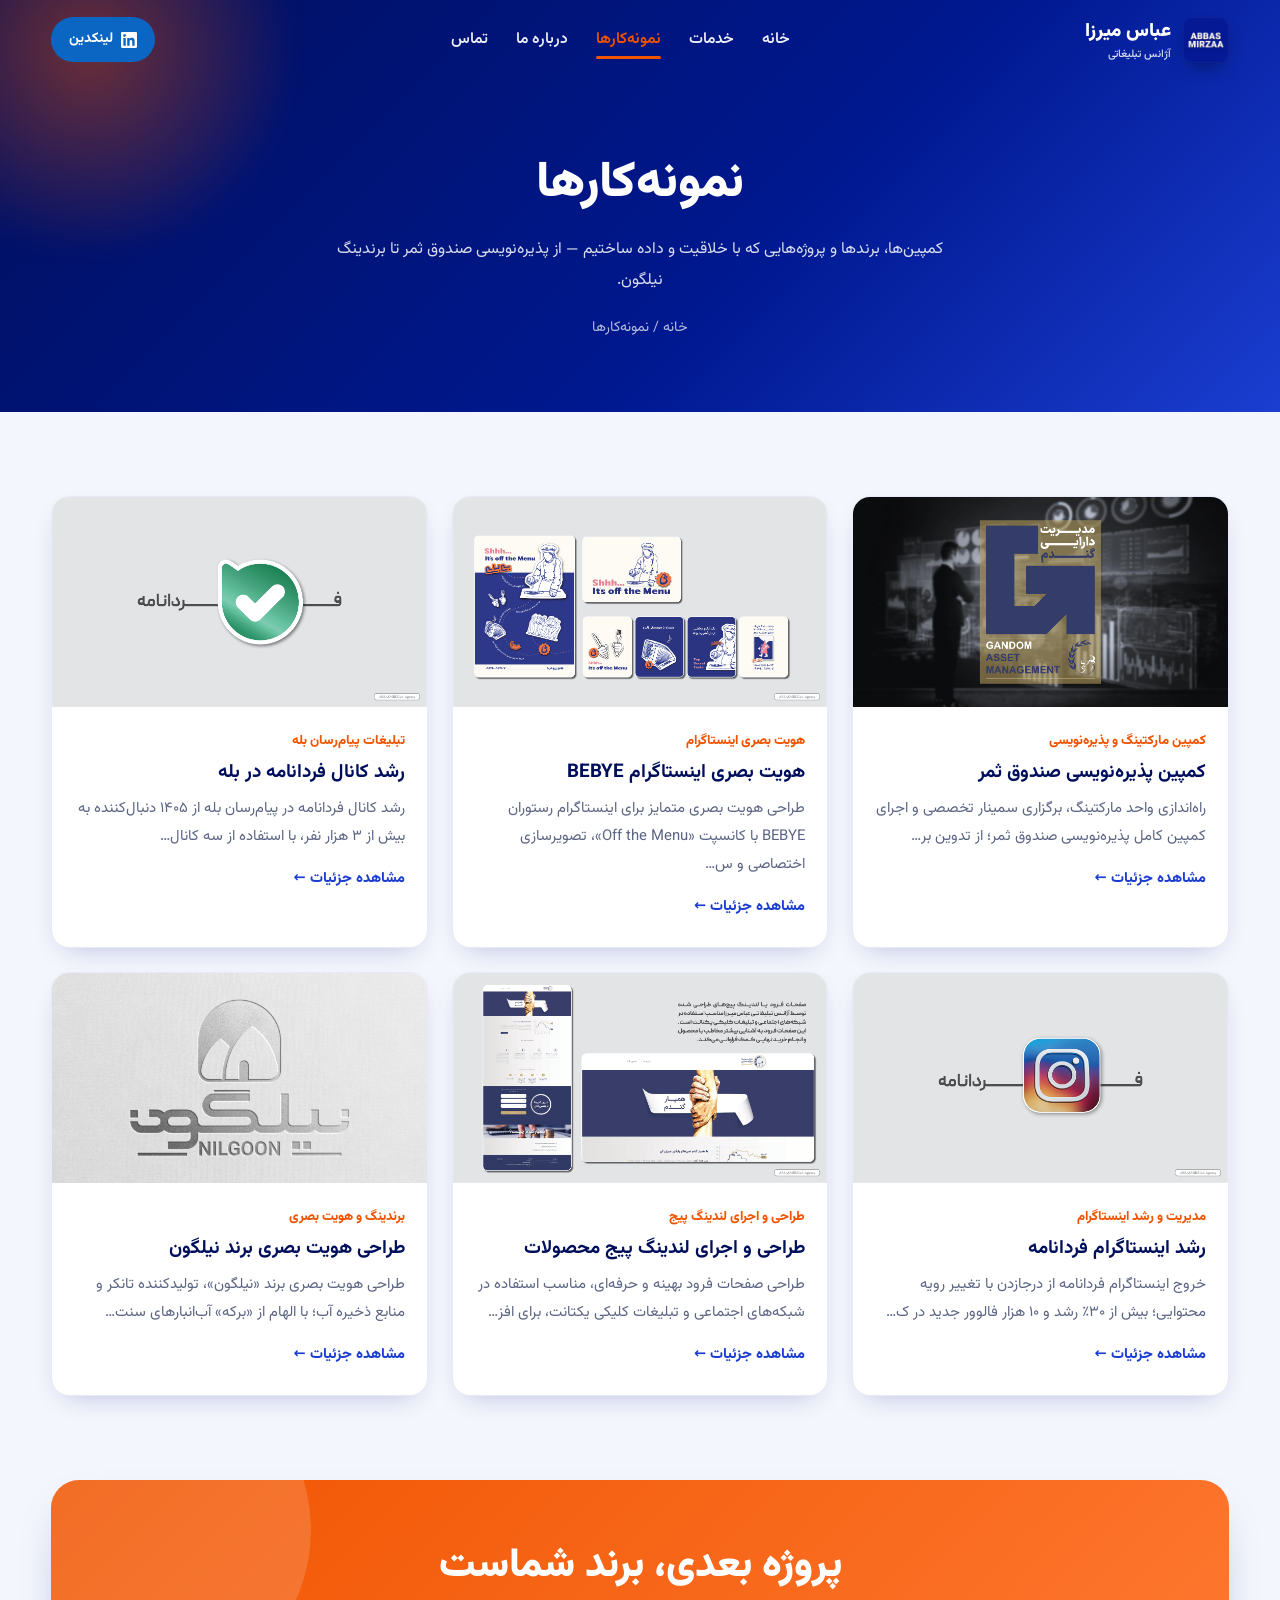
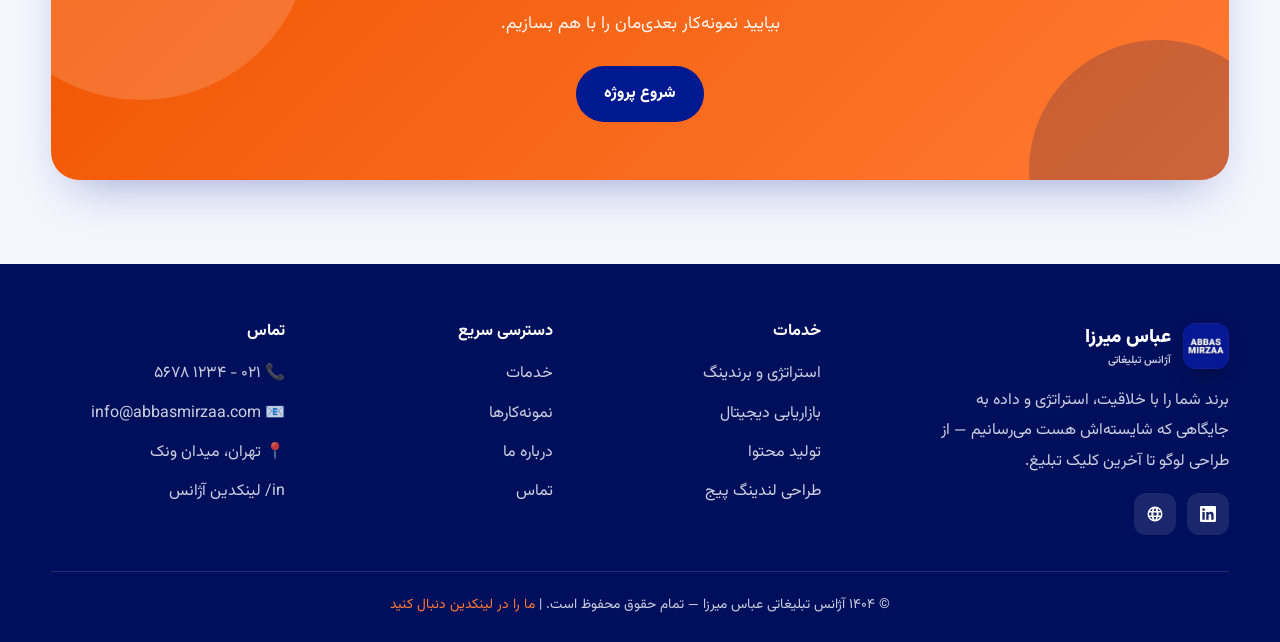
<file: portfolio.html>
<!DOCTYPE html>
<html lang="fa" dir="rtl">
<head>
<meta charset="UTF-8">
<meta name="viewport" content="width=device-width, initial-scale=1.0">
<title>نمونه‌کارها | آژانس تبلیغاتی عباس میرزا</title>
<meta name="description" content="نمونه‌کارهای آژانس عباس میرزا: کمپین ثمر، هویت بصری BEBYE و نیلگون، رشد فردانامه در بله و اینستاگرام، و طراحی لندینگ پیج.">
<link rel="icon" href="assets/brand/logo.png">
<link rel="preconnect" href="https://fonts.googleapis.com">
<link rel="preconnect" href="https://fonts.gstatic.com" crossorigin>
<link href="https://fonts.googleapis.com/css2?family=Vazirmatn:wght@300;400;500;600;700;800;900&display=swap" rel="stylesheet">
<link rel="stylesheet" href="assets/style.css">
</head>
<body>
<header id="header">
  <div class="container nav">
    <a href="index.html" class="logo">
      <img src="assets/brand/logo.png" alt="آژانس تبلیغاتی عباس میرزا">
      <span>عباس میرزا<small>آژانس تبلیغاتی</small></span>
    </a>
    <ul class="menu" id="menu"><li><a href="index.html">خانه</a></li><li><a href="services.html">خدمات</a></li><li><a href="portfolio.html" class="active">نمونه‌کارها</a></li><li><a href="about.html">درباره ما</a></li><li><a href="contact.html">تماس</a></li></ul>
    <div class="nav-cta">
      <a class="li-btn" href="https://www.linkedin.com/company/abbasmirzaa-agency/" target="_blank" rel="noopener"><svg width="16" height="16" viewBox="0 0 24 24" fill="currentColor"><path d="M20.45 20.45h-3.56v-5.57c0-1.33-.02-3.04-1.85-3.04-1.85 0-2.13 1.45-2.13 2.94v5.67H9.35V9h3.42v1.56h.05c.48-.9 1.64-1.85 3.37-1.85 3.6 0 4.27 2.37 4.27 5.46v6.28zM5.34 7.43a2.06 2.06 0 1 1 0-4.13 2.06 2.06 0 0 1 0 4.13zM7.12 20.45H3.55V9h3.57v11.45zM22.22 0H1.77C.79 0 0 .77 0 1.73v20.54C0 23.22.79 24 1.77 24h20.45c.98 0 1.78-.78 1.78-1.73V1.73C24 .77 23.2 0 22.22 0z"/></svg><span>لینکدین</span></a>
      <button class="burger" id="burger" aria-label="منو"><span></span><span></span><span></span></button>
    </div>
  </div>
</header>
<section class="page-hero">
  <h1>نمونه‌کارها</h1>
  <p>کمپین‌ها، برندها و پروژه‌هایی که با خلاقیت و داده ساختیم — از پذیره‌نویسی صندوق ثمر تا برندینگ نیلگون.</p>
  <div class="crumb"><a href="index.html">خانه</a> / نمونه‌کارها</div>
</section>
<section>
  <div class="container"><div class="grid g3"><a class="work reveal" href="case-samar.html">
      <div class="thumb"><img src="assets/cases/samar_01.png" alt="کمپین پذیره‌نویسی صندوق ثمر" loading="lazy"></div>
      <div class="body"><div class="cat">کمپین مارکتینگ و پذیره‌نویسی</div><h3>کمپین پذیره‌نویسی صندوق ثمر</h3>
      <p>راه‌اندازی واحد مارکتینگ، برگزاری سمینار تخصصی و اجرای کمپین کامل پذیره‌نویسی صندوق ثمر؛ از تدوین بر…</p><span class="more">مشاهده جزئیات ←</span></div></a><a class="work reveal" href="case-bebye.html">
      <div class="thumb"><img src="assets/cases/bebye_01.png" alt="هویت بصری اینستاگرام BEBYE" loading="lazy"></div>
      <div class="body"><div class="cat">هویت بصری اینستاگرام</div><h3>هویت بصری اینستاگرام BEBYE</h3>
      <p>طراحی هویت بصری متمایز برای اینستاگرام رستوران BEBYE با کانسپت «Off the Menu»، تصویرسازی اختصاصی و س…</p><span class="more">مشاهده جزئیات ←</span></div></a><a class="work reveal" href="case-bale.html">
      <div class="thumb"><img src="assets/cases/bale_01.png" alt="رشد کانال فردانامه در بله" loading="lazy"></div>
      <div class="body"><div class="cat">تبلیغات پیام‌رسان بله</div><h3>رشد کانال فردانامه در بله</h3>
      <p>رشد کانال فردانامه در پیام‌رسان بله از ۱۴۰۵ دنبال‌کننده به بیش از ۳ هزار نفر، با استفاده از سه کانال…</p><span class="more">مشاهده جزئیات ←</span></div></a><a class="work reveal" href="case-insta.html">
      <div class="thumb"><img src="assets/cases/insta_01.png" alt="رشد اینستاگرام فردانامه" loading="lazy"></div>
      <div class="body"><div class="cat">مدیریت و رشد اینستاگرام</div><h3>رشد اینستاگرام فردانامه</h3>
      <p>خروج اینستاگرام فردانامه از درجازدن با تغییر رویه محتوایی؛ بیش از ۳۰٪ رشد و ۱۰ هزار فالوور جدید در ک…</p><span class="more">مشاهده جزئیات ←</span></div></a><a class="work reveal" href="case-landing.html">
      <div class="thumb"><img src="assets/cases/landing_02.png" alt="طراحی و اجرای لندینگ پیج محصولات" loading="lazy"></div>
      <div class="body"><div class="cat">طراحی و اجرای لندینگ پیج</div><h3>طراحی و اجرای لندینگ پیج محصولات</h3>
      <p>طراحی صفحات فرود بهینه و حرفه‌ای، مناسب استفاده در شبکه‌های اجتماعی و تبلیغات کلیکی یکتانت، برای افز…</p><span class="more">مشاهده جزئیات ←</span></div></a><a class="work reveal" href="case-nilgoon.html">
      <div class="thumb"><img src="assets/cases/nilgoon_09.png" alt="طراحی هویت بصری برند نیلگون" loading="lazy"></div>
      <div class="body"><div class="cat">برندینگ و هویت بصری</div><h3>طراحی هویت بصری برند نیلگون</h3>
      <p>طراحی هویت بصری برند «نیلگون»، تولیدکننده تانکر و منابع ذخیره آب؛ با الهام از «برکه» آب‌انبارهای سنت…</p><span class="more">مشاهده جزئیات ←</span></div></a></div></div>
</section>
<section style="padding-top:0"><div class="container"><div class="cta reveal">
  <h2>پروژه بعدی، برند شماست</h2>
  <p>بیایید نمونه‌کار بعدی‌مان را با هم بسازیم.</p>
  <div class="cta-actions"><a href="contact.html" class="btn btn-blue">شروع پروژه</a></div>
</div></div></section>
<footer>
  <div class="container">
    <div class="foot-grid">
      <div>
        <a href="index.html" class="logo"><img src="assets/brand/logo.png" alt="عباس میرزا"><span>عباس میرزا<small>آژانس تبلیغاتی</small></span></a>
        <p style="max-width:300px">برند شما را با خلاقیت، استراتژی و داده به جایگاهی که شایسته‌اش هست می‌رسانیم — از طراحی لوگو تا آخرین کلیک تبلیغ.</p>
        <div class="socials">
          <a class="li" href="https://www.linkedin.com/company/abbasmirzaa-agency/" target="_blank" rel="noopener" aria-label="LinkedIn"><svg width="16" height="16" viewBox="0 0 24 24" fill="currentColor"><path d="M20.45 20.45h-3.56v-5.57c0-1.33-.02-3.04-1.85-3.04-1.85 0-2.13 1.45-2.13 2.94v5.67H9.35V9h3.42v1.56h.05c.48-.9 1.64-1.85 3.37-1.85 3.6 0 4.27 2.37 4.27 5.46v6.28zM5.34 7.43a2.06 2.06 0 1 1 0-4.13 2.06 2.06 0 0 1 0 4.13zM7.12 20.45H3.55V9h3.57v11.45zM22.22 0H1.77C.79 0 0 .77 0 1.73v20.54C0 23.22.79 24 1.77 24h20.45c.98 0 1.78-.78 1.78-1.73V1.73C24 .77 23.2 0 22.22 0z"/></svg></a>
          <a href="https://www.abbasmirzaa.com" target="_blank" rel="noopener" aria-label="Website">
            <svg width="18" height="18" viewBox="0 0 24 24" fill="currentColor"><path d="M12 2a10 10 0 1 0 0 20 10 10 0 0 0 0-20zm6.9 6h-2.6a15.6 15.6 0 0 0-1.2-3.3A8 8 0 0 1 18.9 8zM12 4c.7 1 1.3 2.3 1.7 4h-3.4C10.7 6.3 11.3 5 12 4zM4.3 14a8 8 0 0 1 0-4h3a18 18 0 0 0 0 4zm.8 2h2.6c.3 1.2.7 2.3 1.2 3.3A8 8 0 0 1 5.1 16zm2.6-8H5.1a8 8 0 0 1 3.8-3.3C8.4 5.7 8 6.8 7.7 8zM12 20c-.7-1-1.3-2.3-1.7-4h3.4c-.4 1.7-1 3-1.7 4zm2.1-6H9.9a16 16 0 0 1 0-4h4.2a16 16 0 0 1 0 4zm.6 5.3c.5-1 .9-2.1 1.2-3.3h2.6a8 8 0 0 1-3.8 3.3zM16.7 14a18 18 0 0 0 0-4h3a8 8 0 0 1 0 4z"/></svg>
          </a>
        </div>
      </div>
      <div><h5>خدمات</h5><ul><li><a href="services.html">استراتژی و برندینگ</a></li>
<li><a href="services.html">بازاریابی دیجیتال</a></li>
<li><a href="services.html">تولید محتوا</a></li>
<li><a href="services.html">طراحی لندینگ پیج</a></li></ul></div>
      <div><h5>دسترسی سریع</h5><ul><li><a href="services.html">خدمات</a></li>
<li><a href="portfolio.html">نمونه‌کارها</a></li>
<li><a href="about.html">درباره ما</a></li>
<li><a href="contact.html">تماس</a></li></ul></div>
      <div><h5>تماس</h5><ul>
        <li>📞 <a href="tel:02112345678">۰۲۱ - ۱۲۳۴ ۵۶۷۸</a></li>
        <li>📧 <a href="mailto:info@abbasmirzaa.com">info@abbasmirzaa.com</a></li>
        <li>📍 تهران، میدان ونک</li>
        <li><a href="https://www.linkedin.com/company/abbasmirzaa-agency/" target="_blank" rel="noopener">in/ لینکدین آژانس</a></li>
      </ul></div>
    </div>
    <div class="foot-bottom">© ۱۴۰۴ آژانس تبلیغاتی عباس میرزا — تمام حقوق محفوظ است. | <a href="https://www.linkedin.com/company/abbasmirzaa-agency/" target="_blank" rel="noopener">ما را در لینکدین دنبال کنید</a></div>
  </div>
</footer>
<script src="assets/main.js"></script>
</body>
</html>
</file>
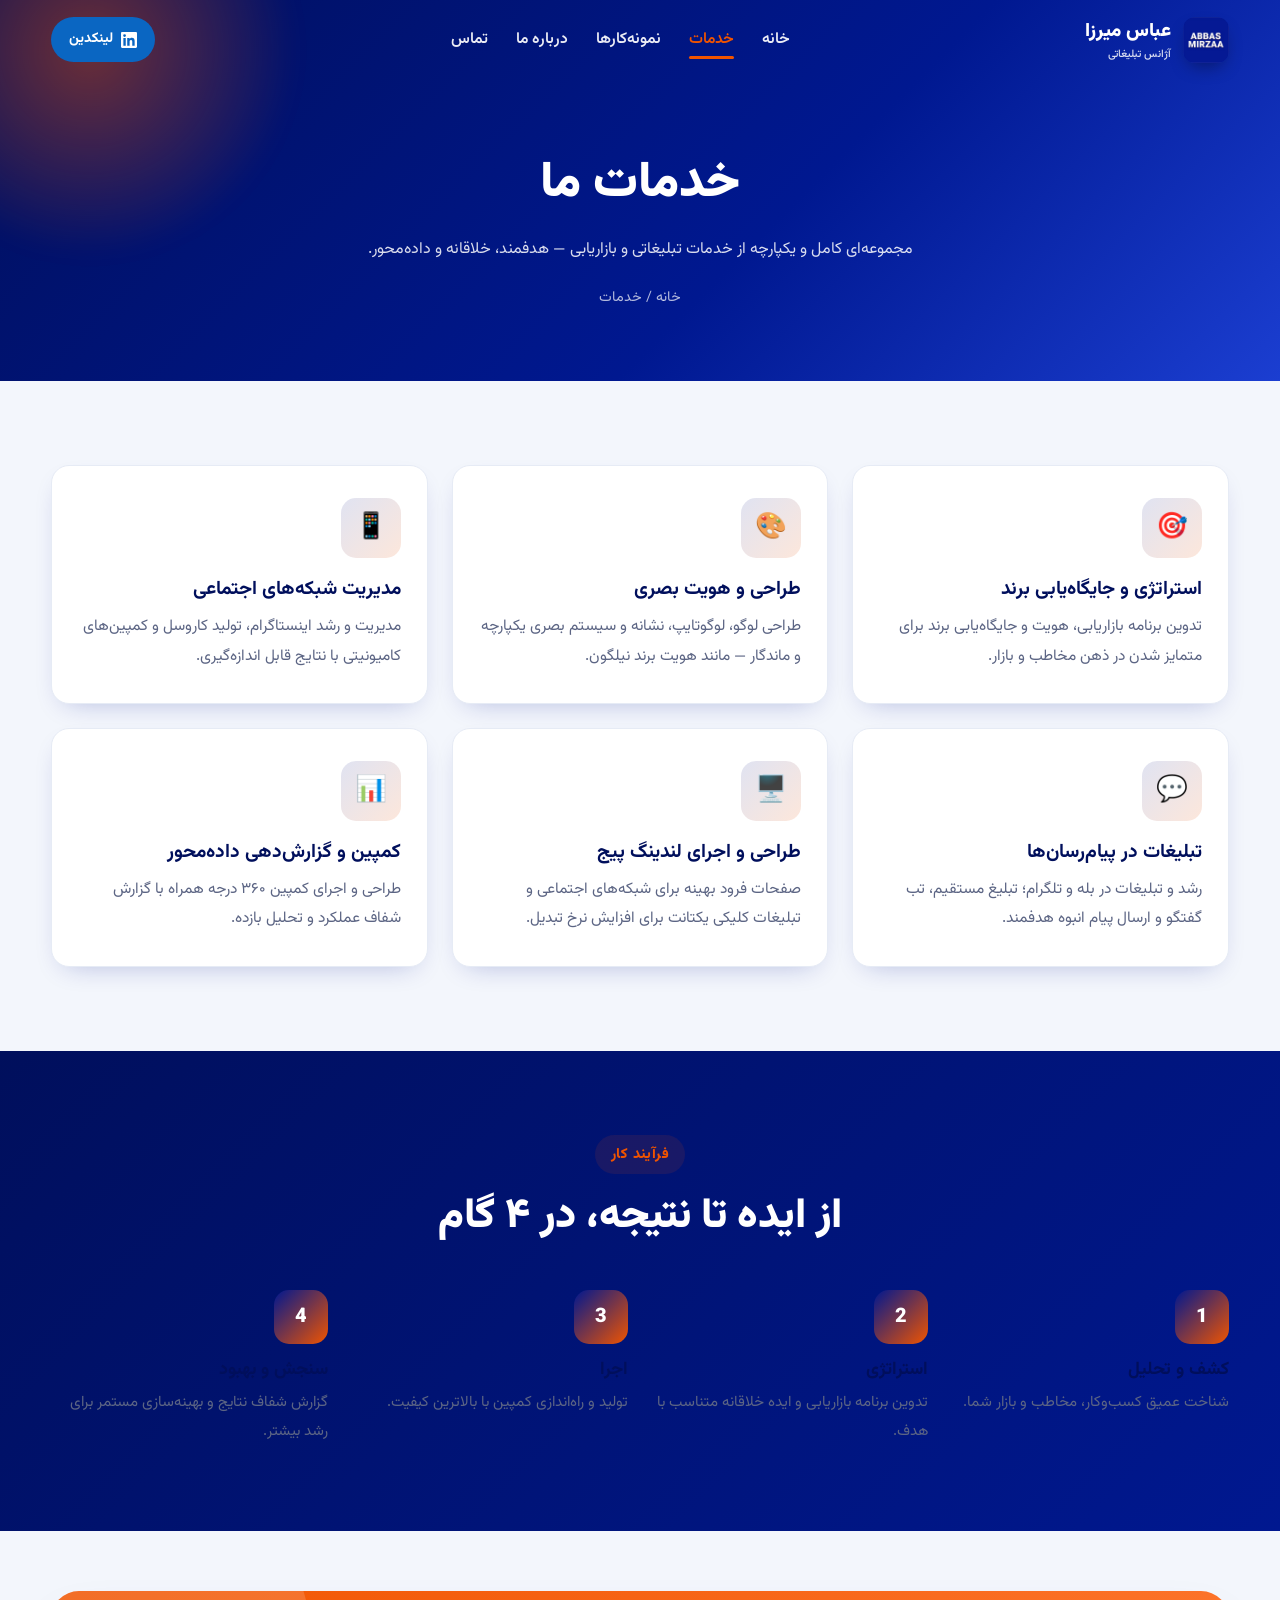
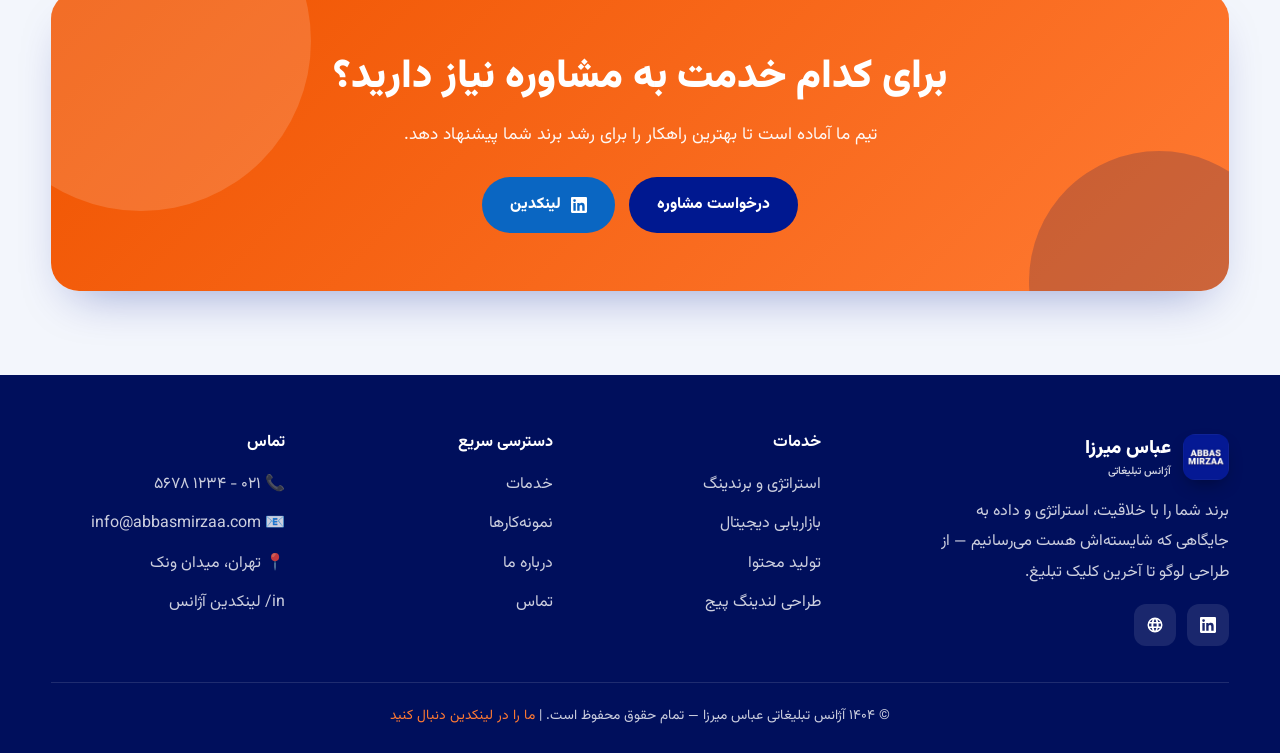
<file: services.html>
<!DOCTYPE html>
<html lang="fa" dir="rtl">
<head>
<meta charset="UTF-8">
<meta name="viewport" content="width=device-width, initial-scale=1.0">
<title>خدمات | آژانس تبلیغاتی عباس میرزا</title>
<meta name="description" content="خدمات آژانس عباس میرزا: استراتژی و برندینگ، مدیریت شبکه‌های اجتماعی، تبلیغات بله و تلگرام، لندینگ پیج و کمپین داده‌محور.">
<link rel="icon" href="assets/brand/logo.png">
<link rel="preconnect" href="https://fonts.googleapis.com">
<link rel="preconnect" href="https://fonts.gstatic.com" crossorigin>
<link href="https://fonts.googleapis.com/css2?family=Vazirmatn:wght@300;400;500;600;700;800;900&display=swap" rel="stylesheet">
<link rel="stylesheet" href="assets/style.css">
</head>
<body>
<header id="header">
  <div class="container nav">
    <a href="index.html" class="logo">
      <img src="assets/brand/logo.png" alt="آژانس تبلیغاتی عباس میرزا">
      <span>عباس میرزا<small>آژانس تبلیغاتی</small></span>
    </a>
    <ul class="menu" id="menu"><li><a href="index.html">خانه</a></li><li><a href="services.html" class="active">خدمات</a></li><li><a href="portfolio.html">نمونه‌کارها</a></li><li><a href="about.html">درباره ما</a></li><li><a href="contact.html">تماس</a></li></ul>
    <div class="nav-cta">
      <a class="li-btn" href="https://www.linkedin.com/company/abbasmirzaa-agency/" target="_blank" rel="noopener"><svg width="16" height="16" viewBox="0 0 24 24" fill="currentColor"><path d="M20.45 20.45h-3.56v-5.57c0-1.33-.02-3.04-1.85-3.04-1.85 0-2.13 1.45-2.13 2.94v5.67H9.35V9h3.42v1.56h.05c.48-.9 1.64-1.85 3.37-1.85 3.6 0 4.27 2.37 4.27 5.46v6.28zM5.34 7.43a2.06 2.06 0 1 1 0-4.13 2.06 2.06 0 0 1 0 4.13zM7.12 20.45H3.55V9h3.57v11.45zM22.22 0H1.77C.79 0 0 .77 0 1.73v20.54C0 23.22.79 24 1.77 24h20.45c.98 0 1.78-.78 1.78-1.73V1.73C24 .77 23.2 0 22.22 0z"/></svg><span>لینکدین</span></a>
      <button class="burger" id="burger" aria-label="منو"><span></span><span></span><span></span></button>
    </div>
  </div>
</header>
<section class="page-hero">
  <h1>خدمات ما</h1>
  <p>مجموعه‌ای کامل و یکپارچه از خدمات تبلیغاتی و بازاریابی — هدفمند، خلاقانه و داده‌محور.</p>
  <div class="crumb"><a href="index.html">خانه</a> / خدمات</div>
</section>
<section>
  <div class="container"><div class="grid g3"><div class="card reveal"><div class="ico">🎯</div><h3>استراتژی و جایگاه‌یابی برند</h3><p>تدوین برنامه بازاریابی، هویت و جایگاه‌یابی برند برای متمایز شدن در ذهن مخاطب و بازار.</p></div><div class="card reveal"><div class="ico">🎨</div><h3>طراحی و هویت بصری</h3><p>طراحی لوگو، لوگوتایپ، نشانه و سیستم بصری یکپارچه و ماندگار — مانند هویت برند نیلگون.</p></div><div class="card reveal"><div class="ico">📱</div><h3>مدیریت شبکه‌های اجتماعی</h3><p>مدیریت و رشد اینستاگرام، تولید کاروسل و کمپین‌های کامیونیتی با نتایج قابل اندازه‌گیری.</p></div><div class="card reveal"><div class="ico">💬</div><h3>تبلیغات در پیام‌رسان‌ها</h3><p>رشد و تبلیغات در بله و تلگرام؛ تبلیغ مستقیم، تب گفتگو و ارسال پیام انبوه هدفمند.</p></div><div class="card reveal"><div class="ico">🖥️</div><h3>طراحی و اجرای لندینگ پیج</h3><p>صفحات فرود بهینه برای شبکه‌های اجتماعی و تبلیغات کلیکی یکتانت برای افزایش نرخ تبدیل.</p></div><div class="card reveal"><div class="ico">📊</div><h3>کمپین و گزارش‌دهی داده‌محور</h3><p>طراحی و اجرای کمپین ۳۶۰ درجه همراه با گزارش شفاف عملکرد و تحلیل بازده.</p></div></div></div>
</section>
<section class="band">
  <div class="container">
    <div class="center reveal" style="color:#fff"><span class="eyebrow">فرآیند کار</span>
      <h2 class="title" style="color:#fff">از ایده تا نتیجه، در ۴ گام</h2></div>
    <div class="grid g4 steps" style="margin-top:44px"><div class="step reveal"><div class="num"></div><h4>کشف و تحلیل</h4><p>شناخت عمیق کسب‌وکار، مخاطب و بازار شما.</p></div><div class="step reveal"><div class="num"></div><h4>استراتژی</h4><p>تدوین برنامه بازاریابی و ایده خلاقانه متناسب با هدف.</p></div><div class="step reveal"><div class="num"></div><h4>اجرا</h4><p>تولید و راه‌اندازی کمپین با بالاترین کیفیت.</p></div><div class="step reveal"><div class="num"></div><h4>سنجش و بهبود</h4><p>گزارش شفاف نتایج و بهینه‌سازی مستمر برای رشد بیشتر.</p></div></div>
  </div>
</section>
<section style="padding-top:60px">
  <div class="container"><div class="cta reveal">
    <h2>برای کدام خدمت به مشاوره نیاز دارید؟</h2>
    <p>تیم ما آماده است تا بهترین راهکار را برای رشد برند شما پیشنهاد دهد.</p>
    <div class="cta-actions"><a href="contact.html" class="btn btn-blue">درخواست مشاوره</a>
    <a class="btn" style="background:#0a66c2;color:#fff" href="https://www.linkedin.com/company/abbasmirzaa-agency/" target="_blank" rel="noopener"><svg width="16" height="16" viewBox="0 0 24 24" fill="currentColor"><path d="M20.45 20.45h-3.56v-5.57c0-1.33-.02-3.04-1.85-3.04-1.85 0-2.13 1.45-2.13 2.94v5.67H9.35V9h3.42v1.56h.05c.48-.9 1.64-1.85 3.37-1.85 3.6 0 4.27 2.37 4.27 5.46v6.28zM5.34 7.43a2.06 2.06 0 1 1 0-4.13 2.06 2.06 0 0 1 0 4.13zM7.12 20.45H3.55V9h3.57v11.45zM22.22 0H1.77C.79 0 0 .77 0 1.73v20.54C0 23.22.79 24 1.77 24h20.45c.98 0 1.78-.78 1.78-1.73V1.73C24 .77 23.2 0 22.22 0z"/></svg> لینکدین</a></div>
  </div></div>
</section>
<footer>
  <div class="container">
    <div class="foot-grid">
      <div>
        <a href="index.html" class="logo"><img src="assets/brand/logo.png" alt="عباس میرزا"><span>عباس میرزا<small>آژانس تبلیغاتی</small></span></a>
        <p style="max-width:300px">برند شما را با خلاقیت، استراتژی و داده به جایگاهی که شایسته‌اش هست می‌رسانیم — از طراحی لوگو تا آخرین کلیک تبلیغ.</p>
        <div class="socials">
          <a class="li" href="https://www.linkedin.com/company/abbasmirzaa-agency/" target="_blank" rel="noopener" aria-label="LinkedIn"><svg width="16" height="16" viewBox="0 0 24 24" fill="currentColor"><path d="M20.45 20.45h-3.56v-5.57c0-1.33-.02-3.04-1.85-3.04-1.85 0-2.13 1.45-2.13 2.94v5.67H9.35V9h3.42v1.56h.05c.48-.9 1.64-1.85 3.37-1.85 3.6 0 4.27 2.37 4.27 5.46v6.28zM5.34 7.43a2.06 2.06 0 1 1 0-4.13 2.06 2.06 0 0 1 0 4.13zM7.12 20.45H3.55V9h3.57v11.45zM22.22 0H1.77C.79 0 0 .77 0 1.73v20.54C0 23.22.79 24 1.77 24h20.45c.98 0 1.78-.78 1.78-1.73V1.73C24 .77 23.2 0 22.22 0z"/></svg></a>
          <a href="https://www.abbasmirzaa.com" target="_blank" rel="noopener" aria-label="Website">
            <svg width="18" height="18" viewBox="0 0 24 24" fill="currentColor"><path d="M12 2a10 10 0 1 0 0 20 10 10 0 0 0 0-20zm6.9 6h-2.6a15.6 15.6 0 0 0-1.2-3.3A8 8 0 0 1 18.9 8zM12 4c.7 1 1.3 2.3 1.7 4h-3.4C10.7 6.3 11.3 5 12 4zM4.3 14a8 8 0 0 1 0-4h3a18 18 0 0 0 0 4zm.8 2h2.6c.3 1.2.7 2.3 1.2 3.3A8 8 0 0 1 5.1 16zm2.6-8H5.1a8 8 0 0 1 3.8-3.3C8.4 5.7 8 6.8 7.7 8zM12 20c-.7-1-1.3-2.3-1.7-4h3.4c-.4 1.7-1 3-1.7 4zm2.1-6H9.9a16 16 0 0 1 0-4h4.2a16 16 0 0 1 0 4zm.6 5.3c.5-1 .9-2.1 1.2-3.3h2.6a8 8 0 0 1-3.8 3.3zM16.7 14a18 18 0 0 0 0-4h3a8 8 0 0 1 0 4z"/></svg>
          </a>
        </div>
      </div>
      <div><h5>خدمات</h5><ul><li><a href="services.html">استراتژی و برندینگ</a></li>
<li><a href="services.html">بازاریابی دیجیتال</a></li>
<li><a href="services.html">تولید محتوا</a></li>
<li><a href="services.html">طراحی لندینگ پیج</a></li></ul></div>
      <div><h5>دسترسی سریع</h5><ul><li><a href="services.html">خدمات</a></li>
<li><a href="portfolio.html">نمونه‌کارها</a></li>
<li><a href="about.html">درباره ما</a></li>
<li><a href="contact.html">تماس</a></li></ul></div>
      <div><h5>تماس</h5><ul>
        <li>📞 <a href="tel:02112345678">۰۲۱ - ۱۲۳۴ ۵۶۷۸</a></li>
        <li>📧 <a href="mailto:info@abbasmirzaa.com">info@abbasmirzaa.com</a></li>
        <li>📍 تهران، میدان ونک</li>
        <li><a href="https://www.linkedin.com/company/abbasmirzaa-agency/" target="_blank" rel="noopener">in/ لینکدین آژانس</a></li>
      </ul></div>
    </div>
    <div class="foot-bottom">© ۱۴۰۴ آژانس تبلیغاتی عباس میرزا — تمام حقوق محفوظ است. | <a href="https://www.linkedin.com/company/abbasmirzaa-agency/" target="_blank" rel="noopener">ما را در لینکدین دنبال کنید</a></div>
  </div>
</footer>
<script src="assets/main.js"></script>
</body>
</html>
</file>
<file: assets/style.css>
/* ===== Abbas Mirzaa Agency — shared styles ===== */
:root{
  --blue:#001890;
  --blue-2:#1b3ed1;
  --blue-soft:#3556e0;
  --blue-dark:#000f5c;
  --orange:#f05400;
  --orange-light:#ff7a33;
  --ink:#0e1530;
  --muted:#5c6584;
  --bg:#f3f6fc;
  --white:#ffffff;
  --line:#e6ebf5;
  --radius:18px;
  --shadow:0 22px 50px -22px rgba(0,24,144,.40);
  --shadow-sm:0 10px 28px -14px rgba(0,24,144,.32);
}
*{box-sizing:border-box;margin:0;padding:0}
html{scroll-behavior:smooth}
body{
  font-family:'Vazirmatn',system-ui,sans-serif;
  color:var(--ink);background:var(--bg);line-height:1.9;overflow-x:hidden;
}
a{text-decoration:none;color:inherit}
img{max-width:100%;display:block}
.container{width:min(1180px,92%);margin-inline:auto}
section{padding:84px 0}
.eyebrow{
  display:inline-block;color:var(--orange);font-weight:800;font-size:.9rem;
  letter-spacing:.4px;margin-bottom:14px;padding:6px 16px;
  background:rgba(240,84,0,.10);border-radius:50px;
}
h1,h2,h3,h4,h5{line-height:1.4}
h2.title{font-size:clamp(1.7rem,4vw,2.6rem);font-weight:900;color:var(--blue-dark)}
.lead{color:var(--muted);font-size:1.06rem;max-width:640px;margin-top:14px}
.center{text-align:center}
.center .lead{margin-inline:auto}

/* buttons */
.btn{display:inline-flex;align-items:center;gap:10px;padding:13px 28px;border-radius:50px;
  font-weight:800;font-size:.98rem;cursor:pointer;border:none;transition:.25s;font-family:inherit}
.btn-primary{background:var(--orange);color:#fff;box-shadow:0 10px 24px -8px rgba(240,84,0,.6)}
.btn-primary:hover{background:var(--orange-light);transform:translateY(-3px)}
.btn-blue{background:var(--blue);color:#fff}
.btn-blue:hover{background:var(--blue-2);transform:translateY(-3px)}
.btn-ghost{background:rgba(255,255,255,.12);color:#fff;border:1.5px solid rgba(255,255,255,.45)}
.btn-ghost:hover{background:rgba(255,255,255,.22)}
.btn-outline{background:transparent;color:var(--blue);border:1.6px solid var(--blue)}
.btn-outline:hover{background:var(--blue);color:#fff}

/* header */
header{position:fixed;inset:0 0 auto 0;z-index:100;transition:.3s;padding:14px 0}
header.scrolled{background:rgba(255,255,255,.94);backdrop-filter:blur(12px);box-shadow:var(--shadow-sm);padding:9px 0}
.nav{display:flex;align-items:center;justify-content:space-between}
.logo{display:flex;align-items:center;gap:12px;font-weight:900;font-size:1.18rem;color:#fff;transition:.3s}
header.scrolled .logo{color:var(--blue-dark)}
.logo img{width:46px;height:46px;border-radius:12px;flex:none;box-shadow:0 8px 18px -6px rgba(0,0,0,.4)}
.logo small{display:block;font-size:.68rem;font-weight:500;opacity:.85;margin-top:-5px}
.menu{display:flex;align-items:center;gap:28px;list-style:none}
.menu a{color:rgba(255,255,255,.92);font-weight:600;font-size:.98rem;transition:.2s;position:relative;padding:4px 0}
header.scrolled .menu a{color:var(--ink)}
.menu a:hover,.menu a.active{color:var(--orange)}
.menu a.active::after{content:"";position:absolute;inset:auto 0 -4px 0;height:3px;border-radius:3px;background:var(--orange)}
.nav-cta{display:flex;align-items:center;gap:14px}
.li-btn{display:inline-flex;align-items:center;gap:8px;padding:9px 18px;border-radius:50px;
  background:#0a66c2;color:#fff;font-weight:700;font-size:.88rem;transition:.25s}
.li-btn:hover{transform:translateY(-2px);box-shadow:0 8px 18px -6px rgba(10,102,194,.6)}
.burger{display:none;background:none;border:none;cursor:pointer;flex-direction:column;gap:5px}
.burger span{width:26px;height:3px;background:#fff;border-radius:3px;transition:.3s}
header.scrolled .burger span{background:var(--blue-dark)}

/* page hero (inner pages) */
.page-hero{background:linear-gradient(135deg,var(--blue-dark),var(--blue) 60%,var(--blue-2));
  color:#fff;padding:150px 0 70px;position:relative;overflow:hidden;text-align:center}
.page-hero::before{content:"";position:absolute;width:420px;height:420px;border-radius:50%;
  background:radial-gradient(circle,rgba(240,84,0,.45),transparent 70%);top:-160px;left:-120px;filter:blur(10px)}
.page-hero h1{font-size:clamp(2rem,5vw,3.1rem);font-weight:900;position:relative;z-index:2}
.page-hero p{color:rgba(255,255,255,.85);max-width:640px;margin:16px auto 0;position:relative;z-index:2}
.crumb{position:relative;z-index:2;margin-top:18px;font-size:.9rem;color:rgba(255,255,255,.7)}
.crumb a:hover{color:var(--orange-light)}

/* home hero with LinkedIn banner */
.hero{background:linear-gradient(135deg,var(--blue-dark) 0%,var(--blue) 70%);color:#fff;
  padding:120px 0 80px;position:relative;overflow:hidden}
.hero::after{content:"";position:absolute;width:380px;height:380px;border-radius:50%;
  background:radial-gradient(circle,rgba(240,84,0,.30),transparent 70%);bottom:-150px;right:-90px;filter:blur(8px)}
.banner-card{position:relative;border-radius:22px;overflow:hidden;box-shadow:var(--shadow);
  border:1px solid rgba(255,255,255,.18);margin-bottom:54px}
.banner-card img.cover{width:100%;height:clamp(150px,26vw,300px);object-fit:cover;display:block}
.banner-card .badge{position:absolute;bottom:18px;right:24px;display:flex;align-items:center;gap:12px}
.banner-card .badge img{width:78px;height:78px;border-radius:18px;border:4px solid #fff;box-shadow:0 10px 24px -8px rgba(0,0,0,.5)}
.banner-card .badge span{background:rgba(0,18,92,.78);backdrop-filter:blur(6px);color:#fff;
  padding:8px 16px;border-radius:50px;font-weight:700;font-size:.85rem}
.hero-grid{position:relative;z-index:2;display:grid;grid-template-columns:1.15fr .85fr;gap:40px;align-items:center}
.hero h1{font-size:clamp(2rem,5vw,3.6rem);font-weight:900}
.hero h1 .hl{color:var(--orange-light)}
.hero .sub{margin:20px 0 30px;font-size:1.12rem;color:rgba(255,255,255,.88);max-width:540px}
.hero-actions{display:flex;gap:14px;flex-wrap:wrap}
.hero-side{display:grid;gap:16px}
.hstat{background:rgba(255,255,255,.08);border:1px solid rgba(255,255,255,.16);border-radius:16px;padding:20px 22px;backdrop-filter:blur(4px)}
.hstat .n{font-size:2rem;font-weight:900;color:var(--orange-light)}
.hstat .l{color:rgba(255,255,255,.82);font-size:.92rem}

/* generic grid + cards */
.grid{display:grid;gap:24px}
.g2{grid-template-columns:repeat(2,1fr)}
.g3{grid-template-columns:repeat(3,1fr)}
.g4{grid-template-columns:repeat(4,1fr)}
.card{background:var(--white);border-radius:var(--radius);padding:32px 26px;box-shadow:var(--shadow-sm);
  transition:.3s;border:1px solid var(--line);position:relative;overflow:hidden}
.card::after{content:"";position:absolute;inset:auto 0 0 0;height:4px;
  background:linear-gradient(90deg,var(--blue),var(--orange));transform:scaleX(0);transform-origin:right;transition:.35s}
.card:hover{transform:translateY(-8px);box-shadow:var(--shadow)}
.card:hover::after{transform:scaleX(1)}
.card .ico{width:60px;height:60px;border-radius:15px;display:grid;place-items:center;margin-bottom:18px;
  background:linear-gradient(135deg,rgba(0,24,144,.12),rgba(240,84,0,.14));font-size:1.6rem}
.card h3{font-size:1.2rem;color:var(--blue-dark);margin-bottom:9px}
.card p{color:var(--muted);font-size:.97rem}

/* portfolio cards */
.work{display:block;background:#fff;border-radius:var(--radius);overflow:hidden;border:1px solid var(--line);
  box-shadow:var(--shadow-sm);transition:.3s}
.work:hover{transform:translateY(-8px);box-shadow:var(--shadow)}
.work .thumb{aspect-ratio:16/9;overflow:hidden;background:var(--blue)}
.work .thumb img{width:100%;height:100%;object-fit:cover;transition:.4s}
.work:hover .thumb img{transform:scale(1.05)}
.work .body{padding:22px 22px 24px}
.work .cat{color:var(--orange);font-weight:800;font-size:.82rem}
.work h3{color:var(--blue-dark);font-size:1.18rem;margin:6px 0 8px}
.work p{color:var(--muted);font-size:.93rem}
.work .more{display:inline-flex;align-items:center;gap:6px;color:var(--blue-2);font-weight:800;font-size:.9rem;margin-top:14px}

/* stats band */
.band{background:linear-gradient(135deg,var(--blue-dark),var(--blue));color:#fff}
.band .stat .n{font-size:2.8rem;font-weight:900;color:var(--orange-light);line-height:1}
.band .stat .l{margin-top:6px;color:rgba(255,255,255,.85)}

/* about */
.about-visual{border-radius:24px;min-height:360px;position:relative;overflow:hidden;
  background:linear-gradient(135deg,var(--blue),var(--blue-2));display:grid;place-items:center;box-shadow:var(--shadow)}
.about-visual img{width:62%;filter:drop-shadow(0 18px 30px rgba(0,0,0,.35))}
.check-list{list-style:none;margin-top:20px;display:grid;gap:13px}
.check-list li{display:flex;gap:12px;align-items:flex-start;font-weight:500}
.check-list .tick{flex:none;width:26px;height:26px;border-radius:50%;background:var(--orange);color:#fff;
  display:grid;place-items:center;font-size:.8rem;margin-top:5px}

/* process */
.steps{counter-reset:step}
.step .num{counter-increment:step;width:54px;height:54px;border-radius:15px;
  background:linear-gradient(135deg,var(--blue),var(--orange));color:#fff;display:grid;place-items:center;
  font-weight:900;font-size:1.25rem;margin-bottom:14px}
.step .num::before{content:counter(step,decimal)}
.step h4{color:var(--blue-dark);font-size:1.12rem;margin-bottom:6px}
.step p{color:var(--muted);font-size:.94rem}

/* case study */
.case-meta{display:flex;flex-wrap:wrap;gap:10px;justify-content:center;margin-top:18px;position:relative;z-index:2}
.case-meta span{background:rgba(255,255,255,.14);border:1px solid rgba(255,255,255,.25);
  padding:7px 16px;border-radius:50px;font-size:.85rem;font-weight:600}
.case-results{display:grid;grid-template-columns:repeat(auto-fit,minmax(160px,1fr));gap:20px;margin:10px 0 0}
.result{background:#fff;border:1px solid var(--line);border-radius:16px;padding:24px;text-align:center;box-shadow:var(--shadow-sm)}
.result .n{font-size:2rem;font-weight:900;color:var(--orange)}
.result .l{color:var(--muted);font-size:.9rem;margin-top:4px}
.case-body{max-width:820px;margin-inline:auto}
.case-body p{color:var(--ink);font-size:1.05rem;margin-bottom:18px}
.gallery{display:grid;grid-template-columns:repeat(auto-fill,minmax(280px,1fr));gap:18px}
.gallery img{width:100%;border-radius:14px;border:1px solid var(--line);box-shadow:var(--shadow-sm);
  cursor:zoom-in;transition:.3s;background:#fff}
.gallery img:hover{transform:translateY(-4px);box-shadow:var(--shadow)}
.case-nav{display:flex;justify-content:space-between;gap:14px;flex-wrap:wrap;margin-top:20px}

/* lightbox */
.lightbox{position:fixed;inset:0;background:rgba(0,12,60,.92);display:none;place-items:center;z-index:300;padding:30px;cursor:zoom-out}
.lightbox.open{display:grid}
.lightbox img{max-width:94vw;max-height:90vh;border-radius:10px;box-shadow:0 30px 80px rgba(0,0,0,.6)}

/* testimonials */
.quote{background:#fff;border-radius:var(--radius);padding:30px;box-shadow:var(--shadow-sm);border:1px solid var(--line)}
.quote .stars{color:var(--orange);margin-bottom:12px;letter-spacing:3px}
.quote p{color:var(--ink);margin-bottom:18px}
.quote .who{display:flex;align-items:center;gap:12px}
.quote .ava{width:46px;height:46px;border-radius:50%;background:linear-gradient(135deg,var(--blue),var(--orange));
  color:#fff;display:grid;place-items:center;font-weight:800}
.quote .who b{display:block;color:var(--blue-dark)}
.quote .who small{color:var(--muted)}

/* CTA */
.cta{background:linear-gradient(135deg,var(--orange),var(--orange-light));border-radius:28px;padding:58px;
  text-align:center;color:#fff;position:relative;overflow:hidden;box-shadow:var(--shadow)}
.cta::before{content:"";position:absolute;width:340px;height:340px;border-radius:50%;background:rgba(255,255,255,.15);top:-120px;left:-80px}
.cta::after{content:"";position:absolute;width:260px;height:260px;border-radius:50%;background:rgba(0,18,92,.20);bottom:-120px;right:-60px}
.cta>*{position:relative;z-index:2}
.cta h2{font-size:clamp(1.7rem,4vw,2.5rem);font-weight:900}
.cta p{margin:14px auto 26px;max-width:560px;font-size:1.08rem;opacity:.95}
.cta-actions{display:flex;gap:14px;justify-content:center;flex-wrap:wrap}

/* contact */
.contact-grid{display:grid;grid-template-columns:1fr 1fr;gap:46px;align-items:start}
.info-card{display:flex;gap:15px;align-items:center;background:#fff;border:1px solid var(--line);
  border-radius:16px;padding:18px 20px;margin-bottom:14px;box-shadow:var(--shadow-sm)}
.info-card .ic{flex:none;width:50px;height:50px;border-radius:13px;display:grid;place-items:center;font-size:1.25rem;
  background:linear-gradient(135deg,rgba(0,24,144,.12),rgba(240,84,0,.14))}
.info-card b{display:block;color:var(--blue-dark)}
.info-card span{color:var(--muted);font-size:.92rem}
form{background:#fff;border:1px solid var(--line);border-radius:var(--radius);padding:30px;box-shadow:var(--shadow-sm)}
.field{margin-bottom:16px}
.field label{display:block;font-weight:700;margin-bottom:7px;font-size:.9rem}
.field input,.field textarea{width:100%;padding:12px 15px;border:1.5px solid #dce3f0;border-radius:12px;
  font-family:inherit;font-size:.97rem;background:#f8fbff;transition:.2s}
.field input:focus,.field textarea:focus{outline:none;border-color:var(--orange);background:#fff}
form .btn-primary{width:100%;justify-content:center}
.form-note{text-align:center;margin-top:12px;color:var(--muted);font-size:.85rem}

/* footer */
footer{background:var(--blue-dark);color:rgba(255,255,255,.8);padding:56px 0 24px}
.foot-grid{display:grid;grid-template-columns:1.6fr 1fr 1fr 1fr;gap:34px;margin-bottom:36px}
footer h5{color:#fff;font-size:1.02rem;margin-bottom:16px}
footer ul{list-style:none;display:grid;gap:9px}
footer ul a:hover{color:var(--orange-light)}
footer .logo{color:#fff;margin-bottom:14px}
.socials{display:flex;gap:11px;margin-top:16px}
.socials a{width:42px;height:42px;border-radius:12px;background:rgba(255,255,255,.1);display:grid;place-items:center;transition:.25s;color:#fff}
.socials a:hover{background:var(--orange);transform:translateY(-3px)}
.socials a.li:hover{background:#0a66c2}
.foot-bottom{border-top:1px solid rgba(255,255,255,.12);padding-top:20px;text-align:center;font-size:.86rem}
.foot-bottom a{color:var(--orange-light)}

/* reveal */
.reveal{opacity:0;transform:translateY(28px);transition:.7s cubic-bezier(.2,.7,.2,1)}
.reveal.in{opacity:1;transform:none}

/* responsive */
@media(max-width:960px){
  .hero-grid,.contact-grid{grid-template-columns:1fr}
  .g4{grid-template-columns:repeat(2,1fr)}
  .g3{grid-template-columns:repeat(2,1fr)}
  .foot-grid{grid-template-columns:1fr 1fr}
  .about-cols{grid-template-columns:1fr !important}
}
@media(max-width:640px){
  section{padding:60px 0}
  .menu{position:fixed;inset:0 0 0 auto;width:78%;max-width:320px;background:#fff;flex-direction:column;
    justify-content:center;gap:24px;transform:translateX(100%);transition:.35s;box-shadow:-10px 0 40px rgba(0,0,0,.2);z-index:200}
  .menu.open{transform:none}
  .menu a{color:var(--ink);font-size:1.2rem}
  .burger{display:flex;z-index:201}
  .nav-cta .li-btn span{display:none}
  .g2,.g3,.g4,.foot-grid{grid-template-columns:1fr}
  .cta{padding:38px 22px}
  .banner-card .badge img{width:60px;height:60px}
}
</file>
